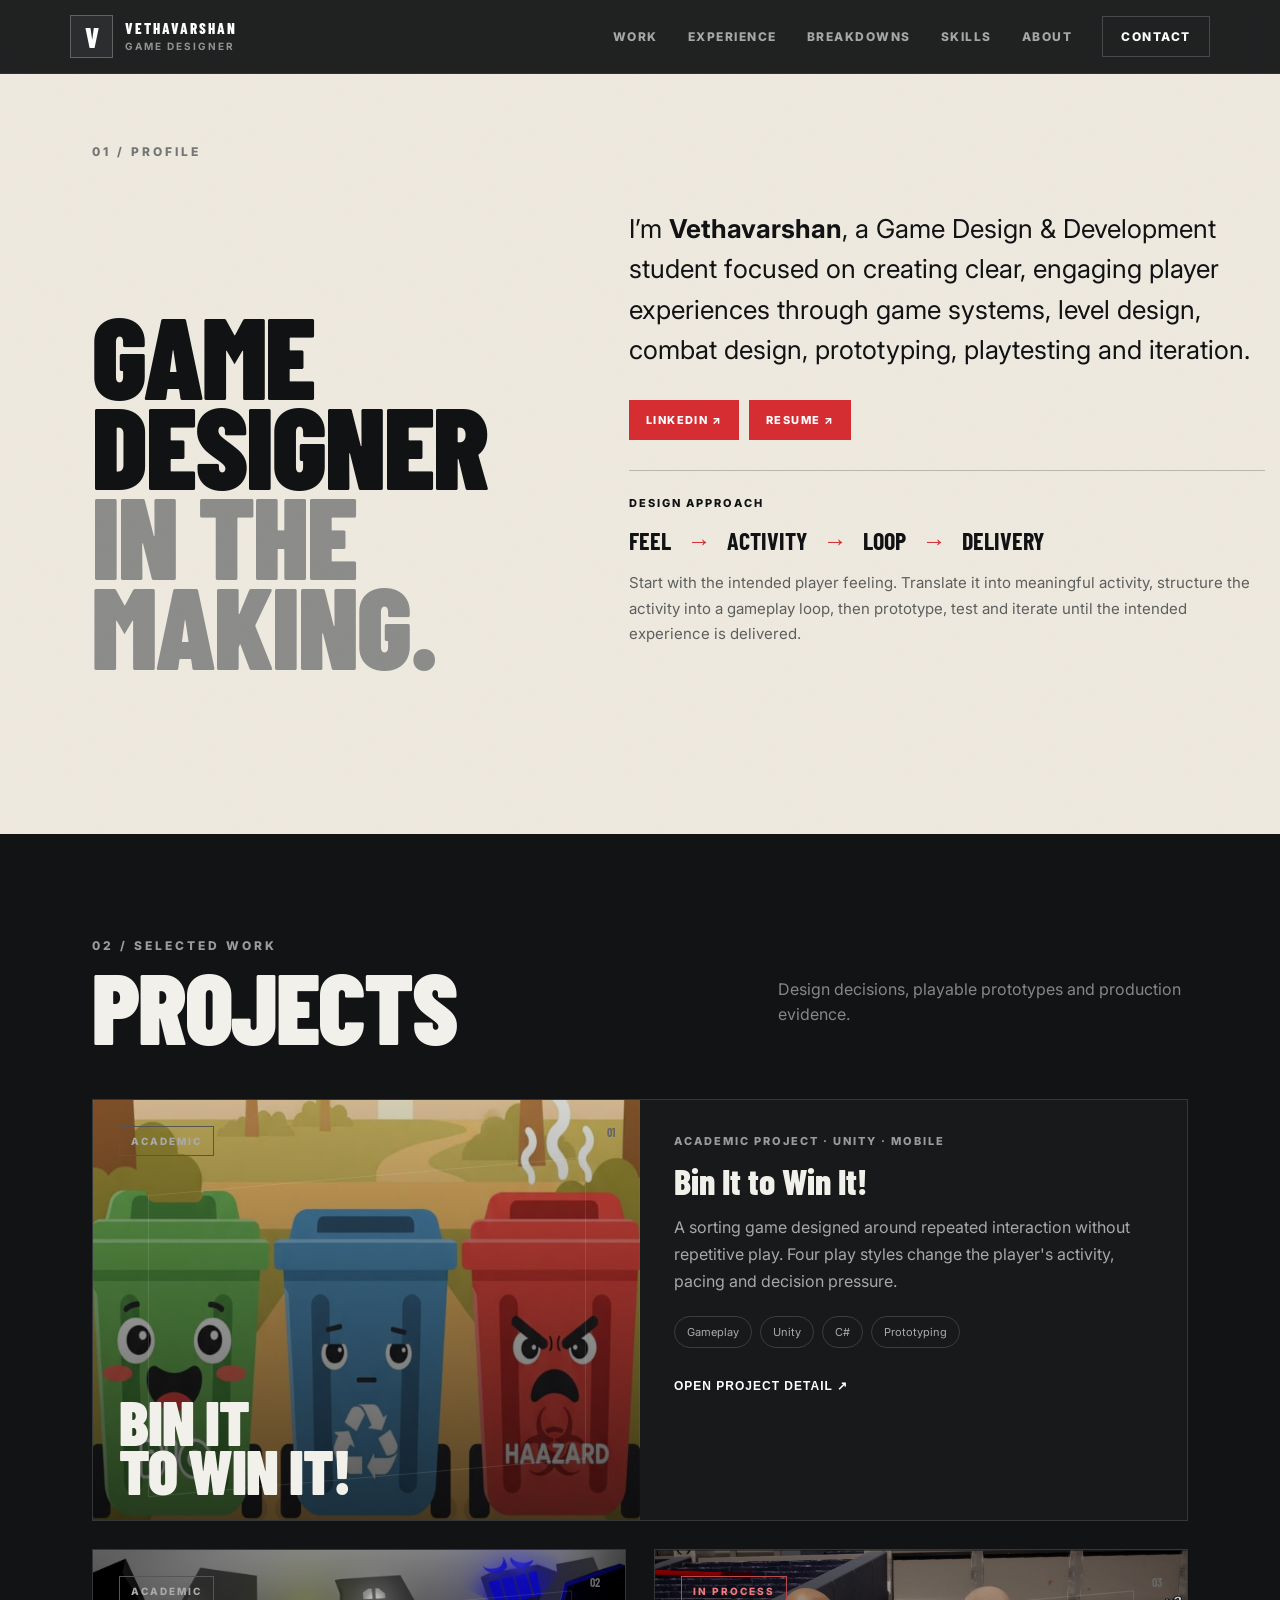
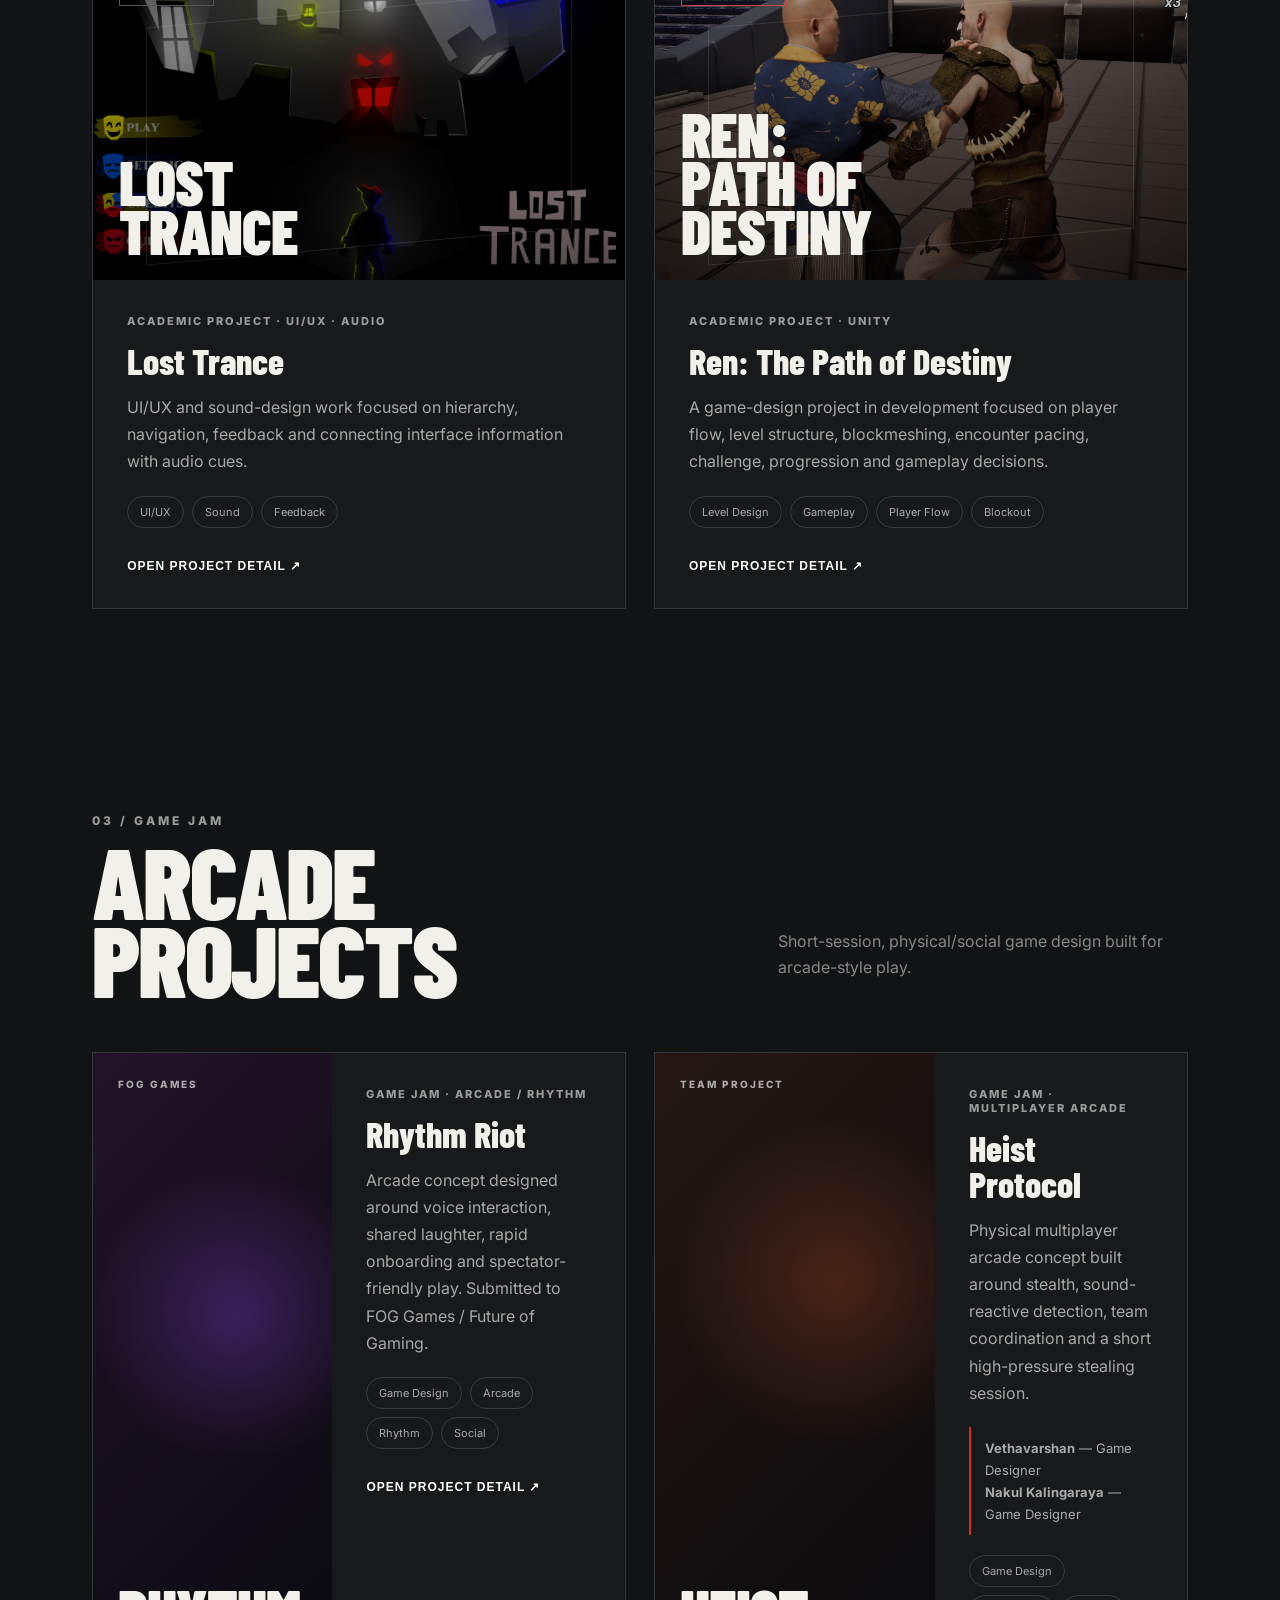
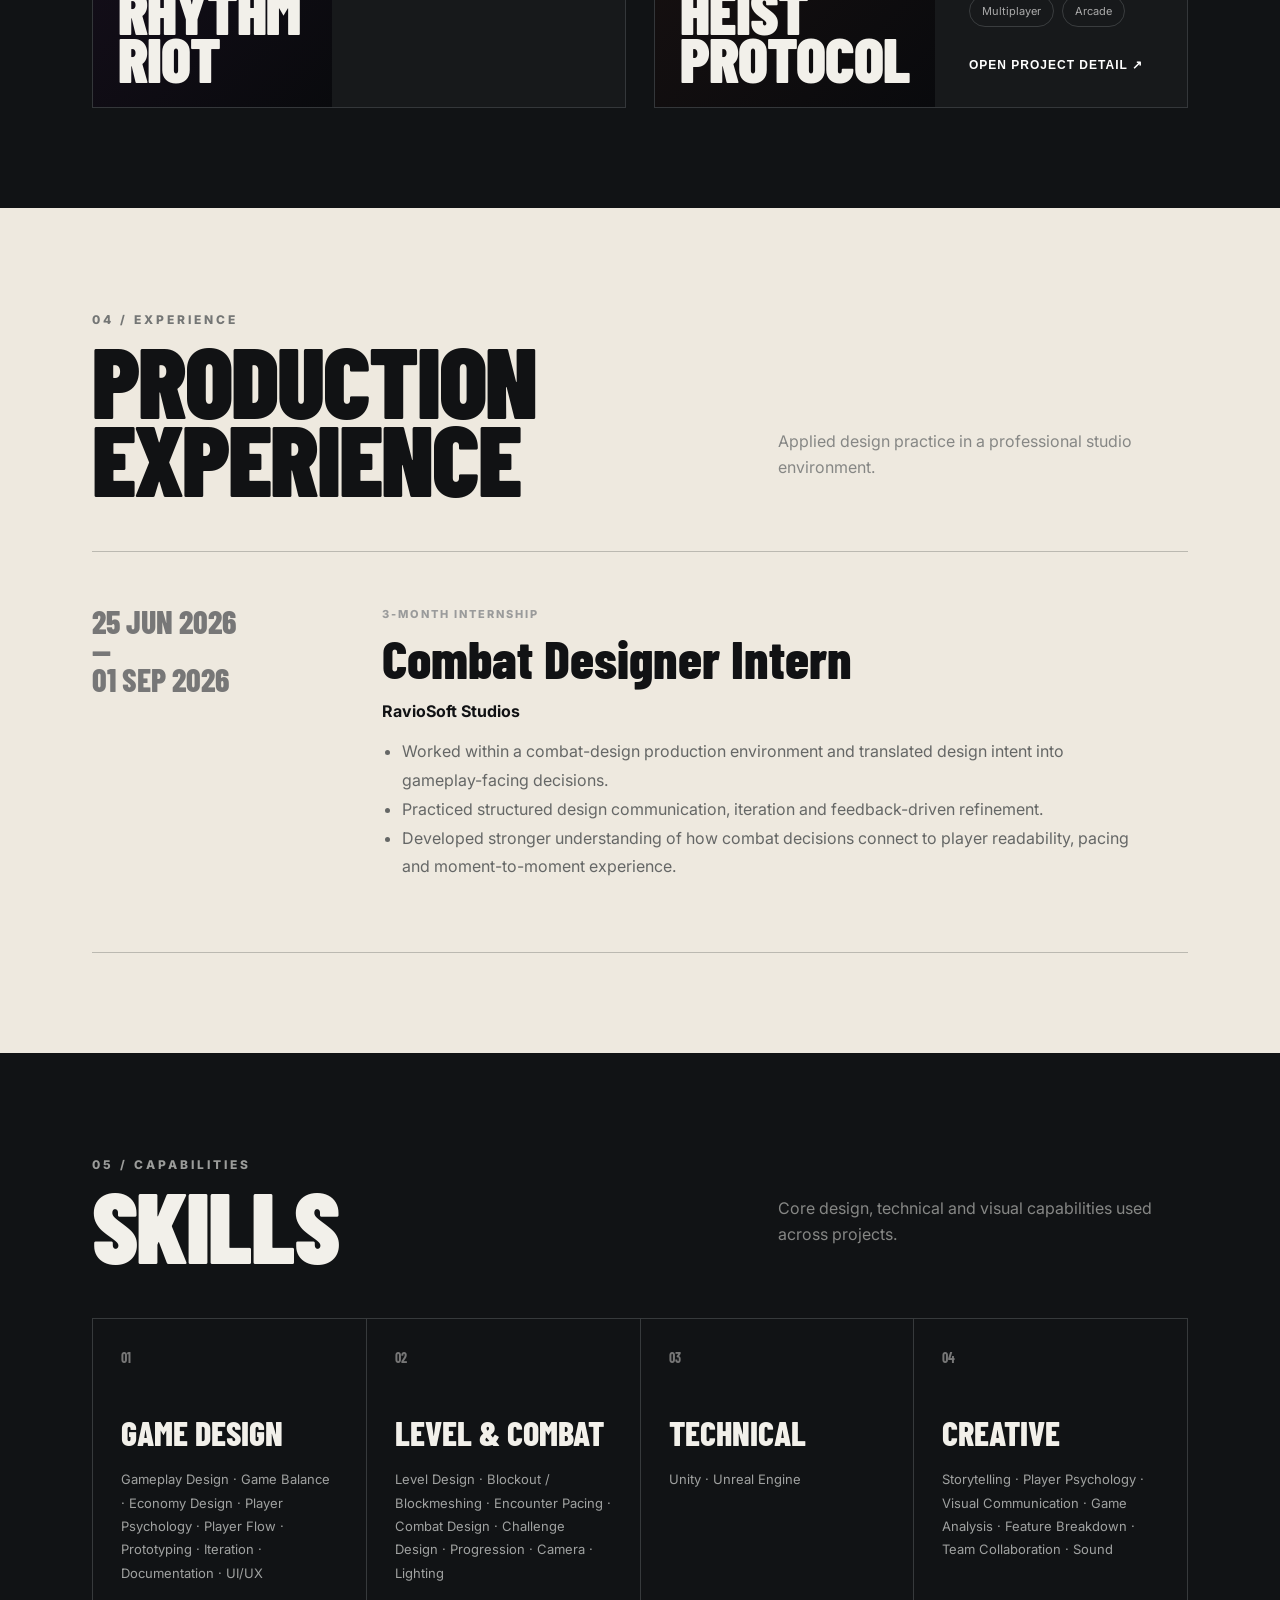
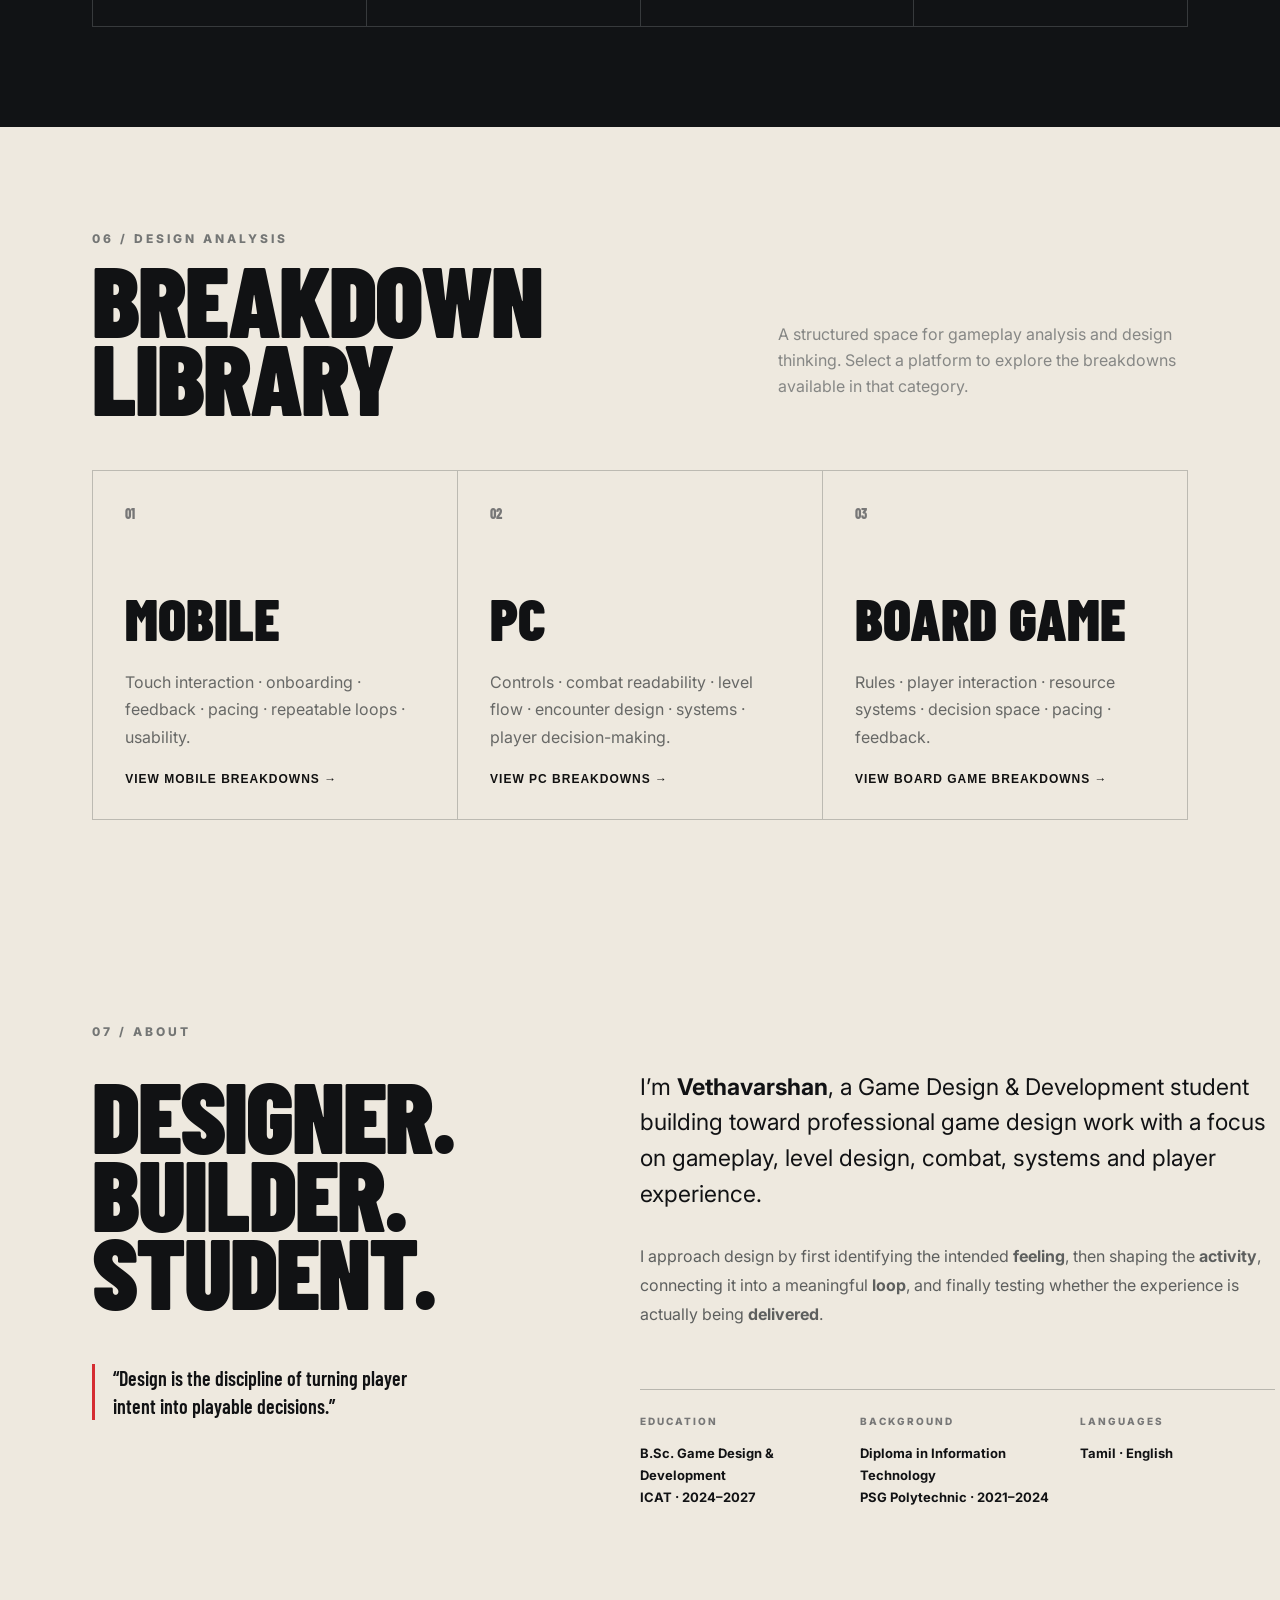
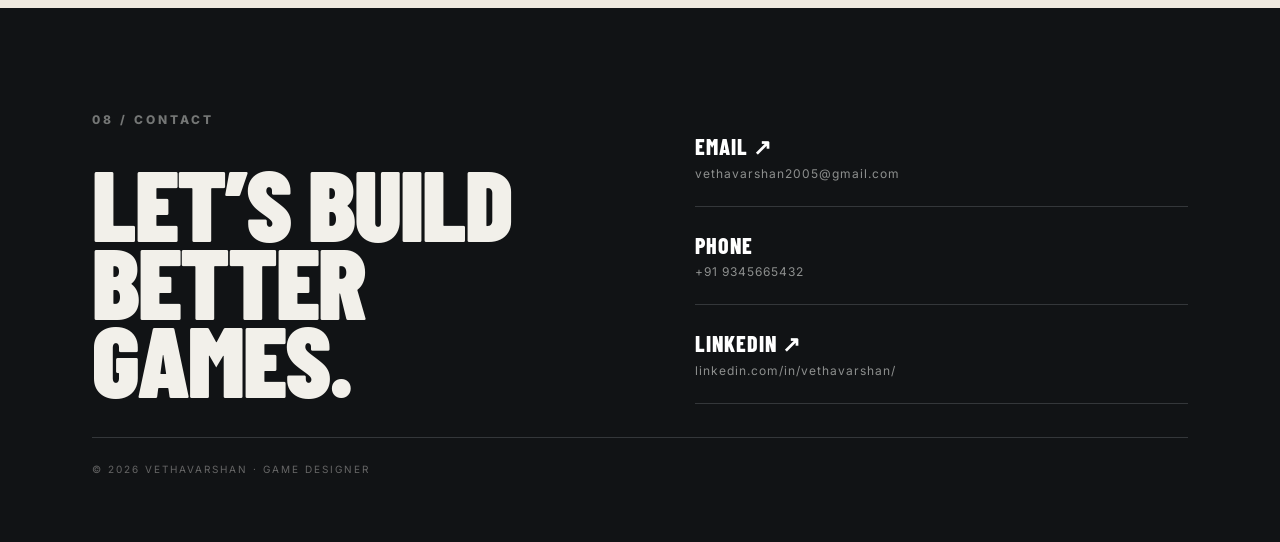
<file: index.html>
<!doctype html>
<html lang="en">
<head>
<meta charset="utf-8"><meta name="viewport" content="width=device-width,initial-scale=1">
<title>Vethavarshan — Game Designer</title>
<meta name="description" content="Vethavarshan — Game Designer portfolio: gameplay, level design, combat, UI/UX, prototyping and playtesting.">
<link rel="preconnect" href="https://fonts.googleapis.com"><link rel="preconnect" href="https://fonts.gstatic.com" crossorigin>
<link href="https://fonts.googleapis.com/css2?family=Barlow+Condensed:wght@500;600;700;800;900&family=Inter:wght@400;500;600;700&display=swap" rel="stylesheet">
<link rel="stylesheet" href="styles.css">
</head>
<body>
<div class="noise"></div>
<header class="topbar">
  <a class="brand" href="#top"><span class="brand-mark">V</span><span><b>VETHAVARSHAN</b><small>GAME DESIGNER</small></span></a>
  <nav>
    <a href="#work">WORK</a><a href="#experience">EXPERIENCE</a><a href="#breakdowns">BREAKDOWNS</a><a href="#skills">SKILLS</a><a href="#about">ABOUT</a><a class="nav-cta" href="#contact">CONTACT</a>
  </nav>
</header>
<main id="top">
<section class="hero page-pad">
  <div class="hero-index">01 / PROFILE</div>
  <div class="hero-grid">
    <div><h1>GAME<br>DESIGNER<br><span>IN THE<br>MAKING.</span></h1></div>
    <div class="hero-copy">
      <p class="lede">I’m <span class="specific-bold">Vethavarshan</span>, a Game Design & Development student focused on creating clear, engaging player experiences through game systems, level design, combat design, prototyping, playtesting and iteration.</p>
      <div class="hero-actions">
        <a href="http://www.linkedin.com/in/vethavarshan-d-s-937b782a6" target="_blank" rel="noopener">LINKEDIN ↗</a>
        <a href="resume/Vethavarshan_ATS_Resume.pdf" target="_blank">RESUME ↗</a>
      </div>
      <div class="method">
        <span>DESIGN APPROACH</span>
        <div class="method-flow"><b>FEEL</b><i>→</i><b>ACTIVITY</b><i>→</i><b>LOOP</b><i>→</i><b>DELIVERY</b></div>
        <p>Start with the intended player feeling. Translate it into meaningful activity, structure the activity into a gameplay loop, then prototype, test and iterate until the intended experience is delivered.</p>
      </div>
    </div>
  </div>
</section>
<section id="work" class="dark-section page-pad">
  <div class="section-head"><div><span>02 / SELECTED WORK</span><h2>PROJECTS</h2></div><p>Design decisions, playable prototypes and production evidence.</p></div>
  <div class="project-grid">
    <article class="project featured" data-open="bin">
      <div class="project-art bin-art"><span class="status">ACADEMIC</span><span class="project-no">01</span><div class="art-title">BIN IT<br>TO WIN IT!</div></div>
      <div class="project-body"><div class="eyebrow">ACADEMIC PROJECT · UNITY · MOBILE</div><h3>Bin It to Win It!</h3><p>A sorting game designed around repeated interaction without repetitive play. Four play styles change the player's activity, pacing and decision pressure.</p><div class="tags"><span>Gameplay</span><span>Unity</span><span>C#</span><span>Prototyping</span>
      </div><button class="detail-link" data-open="bin">OPEN PROJECT DETAIL ↗</button></div>
    </article>
    <article class="project" data-open="lost">
      <div class="project-art lost-art"><span class="status">ACADEMIC</span><span class="project-no">02</span><div class="art-title">LOST<br>TRANCE</div></div>
      <div class="project-body"><div class="eyebrow">ACADEMIC PROJECT · UI/UX · AUDIO</div><h3>Lost Trance</h3><p>UI/UX and sound-design work focused on hierarchy, navigation, feedback and connecting interface information with audio cues.</p><div class="tags"><span>UI/UX</span><span>Sound</span><span>Feedback</span></div><button class="detail-link" data-open="lost">OPEN PROJECT DETAIL ↗</button></div>
    </article>
    <article class="project in-process" data-open="ren">
      <div class="project-art ren-art"><span class="status warning">IN PROCESS</span><span class="project-no">03</span><div class="art-title">REN:<br>PATH OF<br>DESTINY</div></div>
      <div class="project-body"><div class="eyebrow">ACADEMIC PROJECT · UNITY</div><h3>Ren: The Path of Destiny</h3><p>A game-design project in development focused on player flow, level structure, blockmeshing, encounter pacing, challenge, progression and gameplay decisions.</p><div class="tags"><span>Level Design</span><span>Gameplay</span><span>Player Flow</span><span>Blockout</span></div><button class="detail-link" data-open="ren">OPEN PROJECT DETAIL ↗</button></div>
    </article>
  </div>
</section>
<section id="game-jam" class="dark-section jam-section page-pad">
  <div class="section-head"><div><span>03 / GAME JAM</span><h2>ARCADE PROJECTS</h2></div><p>Short-session, physical/social game design built for arcade-style play.</p></div>
  <div class="jam-grid">
    <article class="jam-card rhythm"><div class="jam-art"><span>FOG GAMES</span><strong>RHYTHM<br>RIOT</strong></div><div class="jam-copy"><div class="eyebrow">GAME JAM · ARCADE / RHYTHM</div><h3>Rhythm Riot</h3><p>Arcade concept designed around voice interaction, shared laughter, rapid onboarding and spectator-friendly play. Submitted to FOG Games / Future of Gaming.</p><div class="tags"><span>Game Design</span><span>Arcade</span><span>Rhythm</span><span>Social</span></div><button class="detail-link" data-open="rhythm">OPEN PROJECT DETAIL ↗</button></div></article>
    <article class="jam-card heist"><div class="jam-art"><span>TEAM PROJECT</span><strong>HEIST<br>PROTOCOL</strong></div><div class="jam-copy"><div class="eyebrow">GAME JAM · MULTIPLAYER ARCADE</div><h3>Heist Protocol</h3><p>Physical multiplayer arcade concept built around stealth, sound-reactive detection, team coordination and a short high-pressure stealing session.</p><div class="team"><b>Vethavarshan</b> — Game Designer<br><b>Nakul Kalingaraya</b> — Game Designer</div><div class="tags"><span>Game Design</span><span>Multiplayer</span><span>Arcade</span></div><button class="detail-link" data-open="heist">OPEN PROJECT DETAIL ↗</button></div></article>
  </div>
</section>
<section id="experience" class="light-section page-pad">
  <div class="section-head"><div><span>04 / EXPERIENCE</span><h2>PRODUCTION<br>EXPERIENCE</h2></div><p>Applied design practice in a professional studio environment.</p></div>
  <div class="experience-card"><div class="exp-date">25 JUN 2026<br>—<br>01 SEP 2026</div><div><div class="eyebrow">3-MONTH INTERNSHIP</div><h3>Combat Designer Intern</h3><p>RavioSoft Studios</p><ul><li>Worked within a combat-design production environment and translated design intent into gameplay-facing decisions.</li><li>Practiced structured design communication, iteration and feedback-driven refinement.</li><li>Developed stronger understanding of how combat decisions connect to player readability, pacing and moment-to-moment experience.</li></ul></div></div>
</section>
<section id="skills" class="dark-section page-pad">
  <div class="section-head"><div><span>05 / CAPABILITIES</span><h2>SKILLS</h2></div><p>Core design, technical and visual capabilities used across projects.</p></div>
  <div class="skill-grid">
    <div class="skill"><b>01</b><h3>GAME DESIGN</h3><p>Gameplay Design · Game Balance · Economy Design · Player Psychology · Player Flow · Prototyping · Iteration · Documentation · UI/UX</p></div>
    <div class="skill"><b>02</b><h3>LEVEL &amp; COMBAT</h3><p>Level Design · Blockout / Blockmeshing · Encounter Pacing · Combat Design · Challenge Design · Progression · Camera · Lighting</p></div>
    <div class="skill"><b>03</b><h3>TECHNICAL</h3><p>Unity · Unreal Engine</p></div>
    <div class="skill"><b>04</b><h3>CREATIVE</h3><p>Storytelling · Player Psychology · Visual Communication · Game Analysis · Feature Breakdown · Team Collaboration · Sound</p></div>
  </div>
</section>
<section id="breakdowns" class="light-section page-pad">
  <div class="section-head">
    <div>
      <span>06 / DESIGN ANALYSIS</span>
      <h2>BREAKDOWN<br>LIBRARY</h2>
    </div>

    <p>
      A structured space for gameplay analysis and design thinking.
      Select a platform to explore the breakdowns available in that category.
    </p>
  </div>

  <div class="breakdown-grid">
    <article class="breakdown-category">
      <span>01</span>
      <h3>MOBILE</h3>
      <p>
        Touch interaction · onboarding · feedback · pacing · repeatable loops · usability.
      </p>
      <button class="break-link" data-break="mobile">
        VIEW MOBILE BREAKDOWNS →
      </button>
    </article>

    <article class="breakdown-category">
      <span>02</span>
      <h3>PC</h3>
      <p>
        Controls · combat readability · level flow · encounter design · systems · player decision-making.
      </p>
      <button class="break-link" data-break="pc">
        VIEW PC BREAKDOWNS →
      </button>
    </article>

    <article class="breakdown-category">
      <span>03</span>
      <h3>BOARD GAME</h3>
      <p>
        Rules · player interaction · resource systems · decision space · pacing · feedback.
      </p>
      <button class="break-link" data-break="board">
        VIEW BOARD GAME BREAKDOWNS →
      </button>
    </article>
  </div>

  <div id="breakout" class="breakout hidden">
    <div class="breakout-header">
      <div>
        <span class="breakout-kicker">BREAKDOWN CATEGORY</span>
        <h3 id="breakoutTitle">BREAKDOWNS</h3>
      </div>

      <button
        id="closeBreak"
        type="button"
        aria-label="Close breakdown category"
      >
        CLOSE ×
      </button>
    </div>

    <p id="breakoutDescription" class="breakout-description"></p>

    <div id="breakdownCards" class="breakdown-card-grid"></div>
  </div>
</section>
<section id="about" class="light-section about page-pad">
  <div class="about-left"><span>07 / ABOUT</span><h2>DESIGNER.<br>BUILDER.<br>STUDENT.</h2><div class="quote">“Design is the discipline of turning player intent into playable decisions.”</div></div>
  <div class="about-right"><p class="lede">I’m <span class="specific-bold">Vethavarshan</span>, a Game Design &amp; Development student building toward professional game design work with a focus on gameplay, level design, combat, systems and player experience.</p><p>I approach design by first identifying the intended <b>feeling</b>, then shaping the <b>activity</b>, connecting it into a meaningful <b>loop</b>, and finally testing whether the experience is actually being <b>delivered</b>.</p><div class="about-facts"><div><span>EDUCATION</span><b>B.Sc. Game Design &amp; Development<br>ICAT · 2024–2027</b></div><div><span>BACKGROUND</span><b>Diploma in Information Technology<br>PSG Polytechnic · 2021–2024</b></div><div><span>LANGUAGES</span><b>Tamil · English</b></div></div></div>
</section>
<section id="contact" class="dark-section contact page-pad"><div><span>08 / CONTACT</span><h2>LET’S BUILD<br>BETTER GAMES.</h2></div><div class="contact-links"><a href="mailto:vethavarshan2005@gmail.com">EMAIL ↗<small>vethavarshan2005@gmail.com</small></a><a href="tel:">PHONE<small>+91 9345665432</small></a><a href="http://www.linkedin.com/in/vethavarshan-d-s-937b782a6" target="_blank" rel="noopener">LINKEDIN ↗<small>linkedin.com/in/vethavarshan/</small></a></div><footer>© 2026 VETHAVARSHAN · GAME DESIGNER</footer></section>
</main>
<div id="projectModal" class="modal hidden"><div class="modal-inner"><button class="modal-close">CLOSE ×</button><div id="modalContent"></div></div></div>
<script src="script.js"></script>
</body></html>
</file>
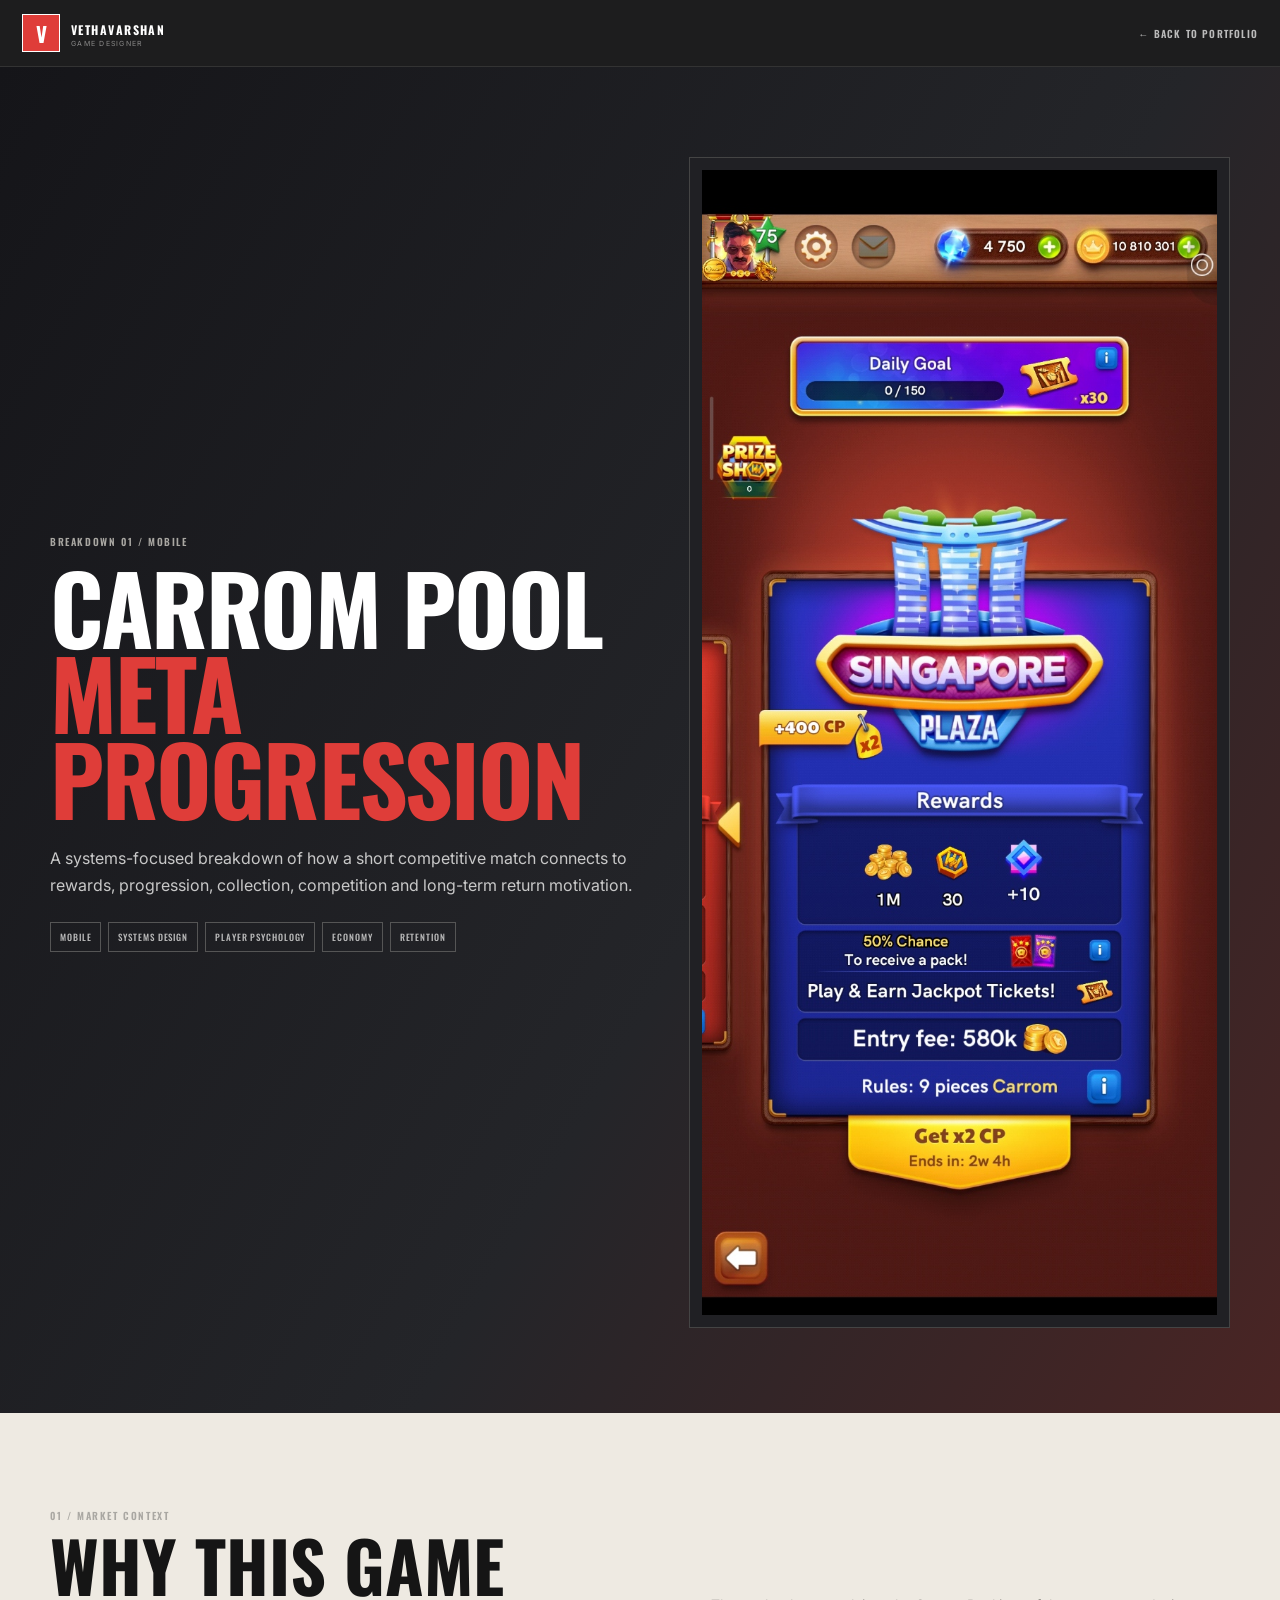
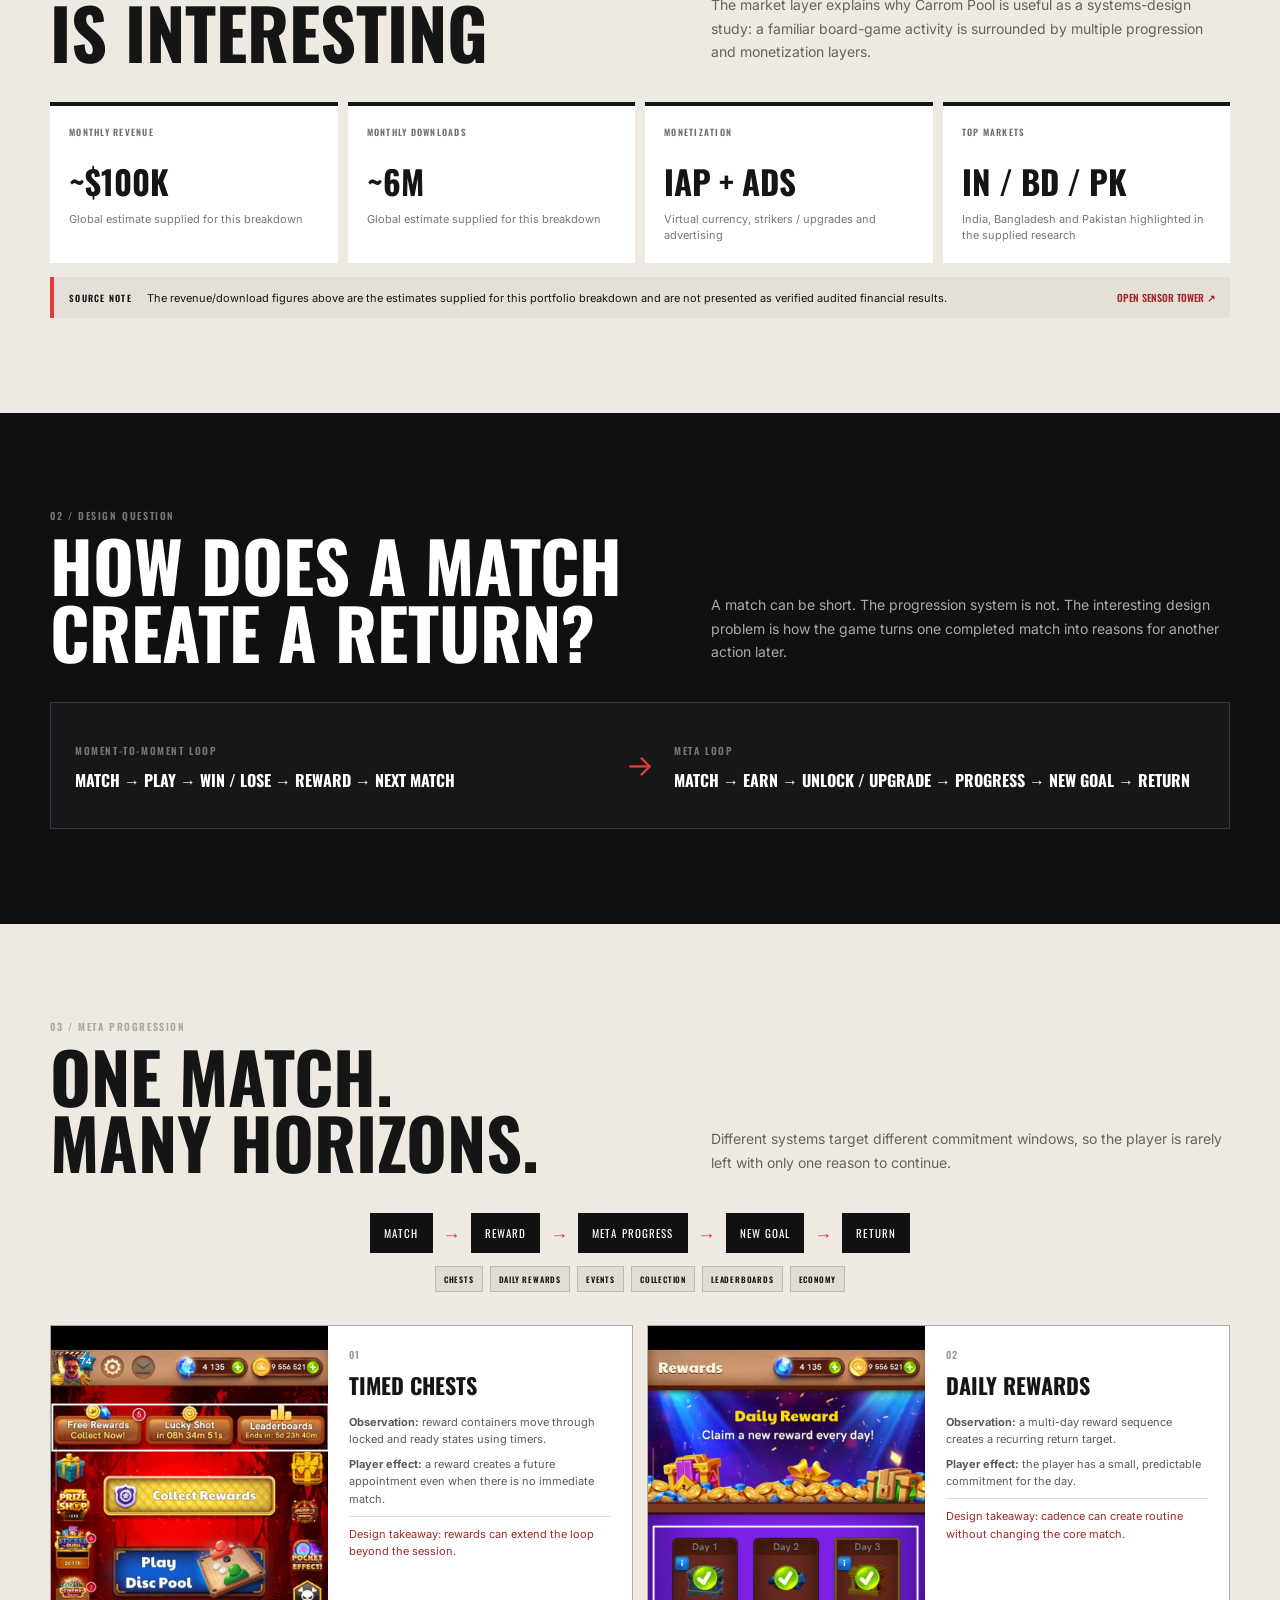
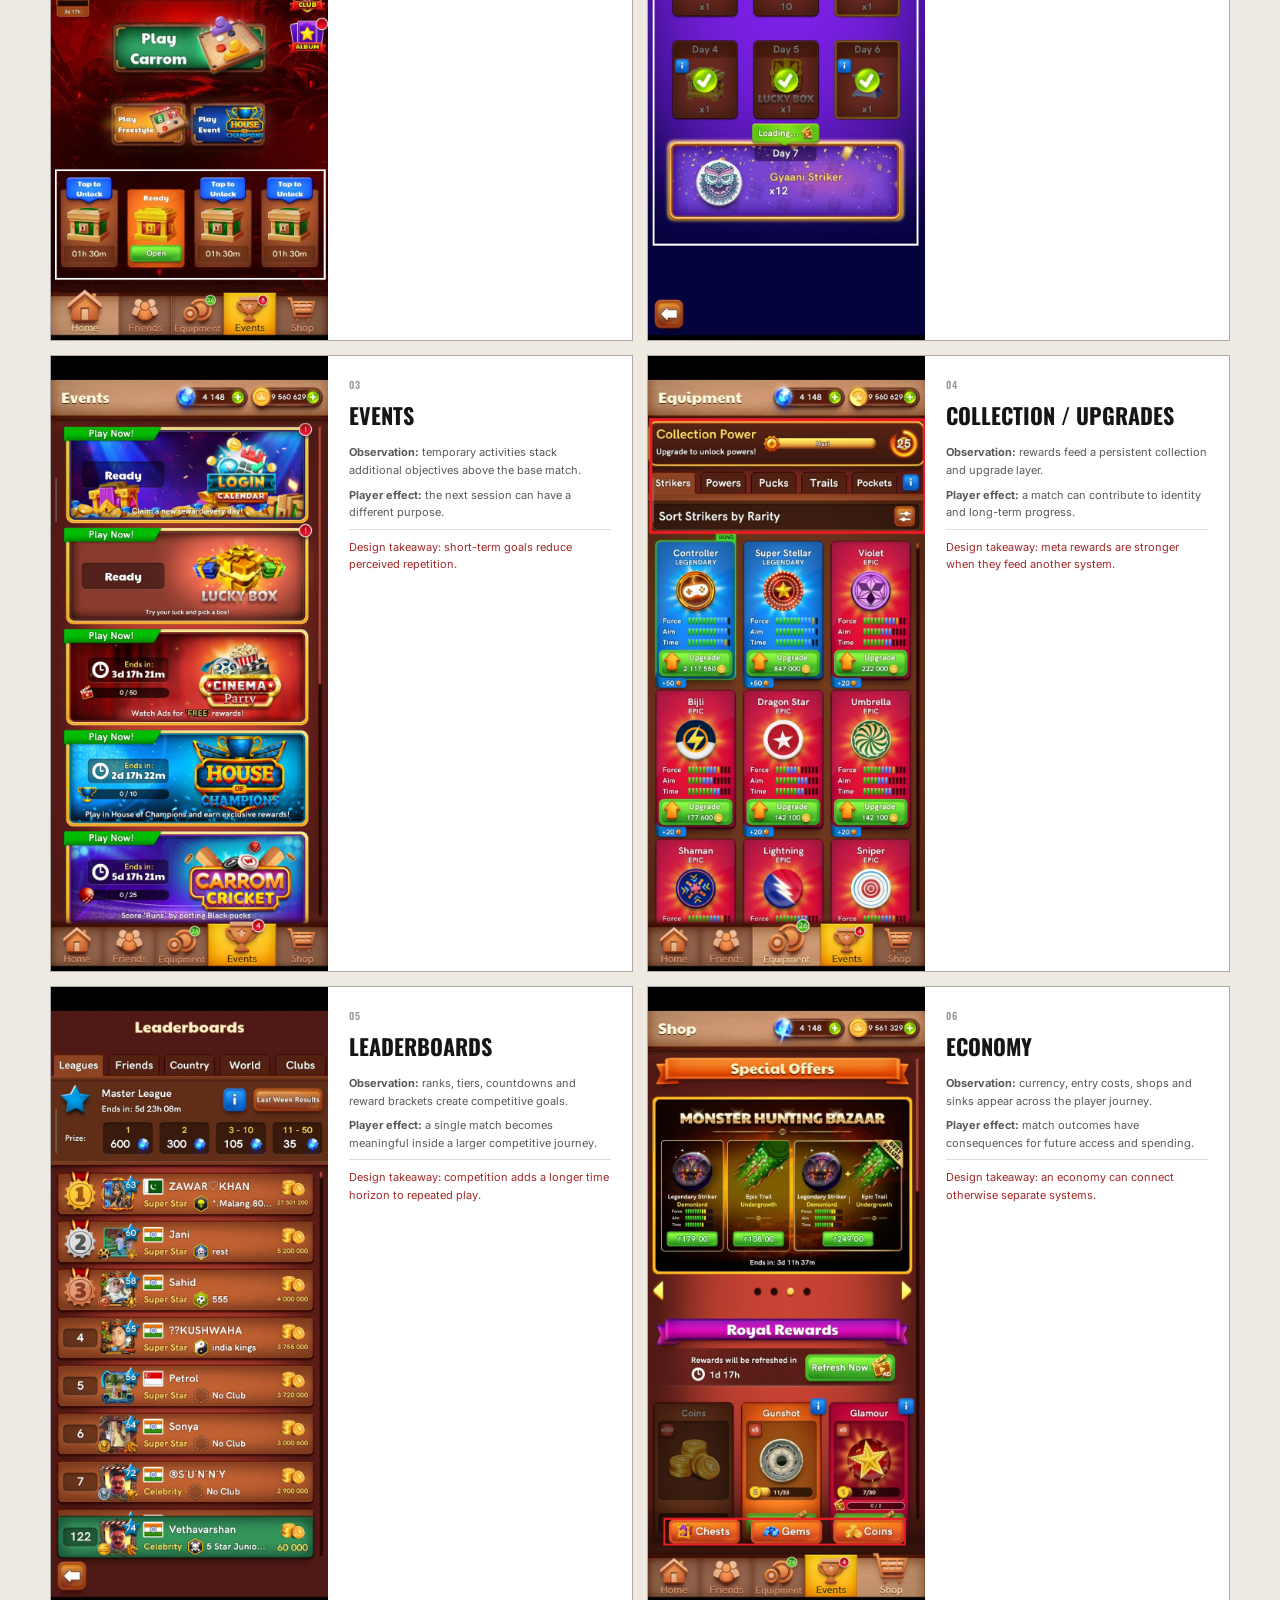
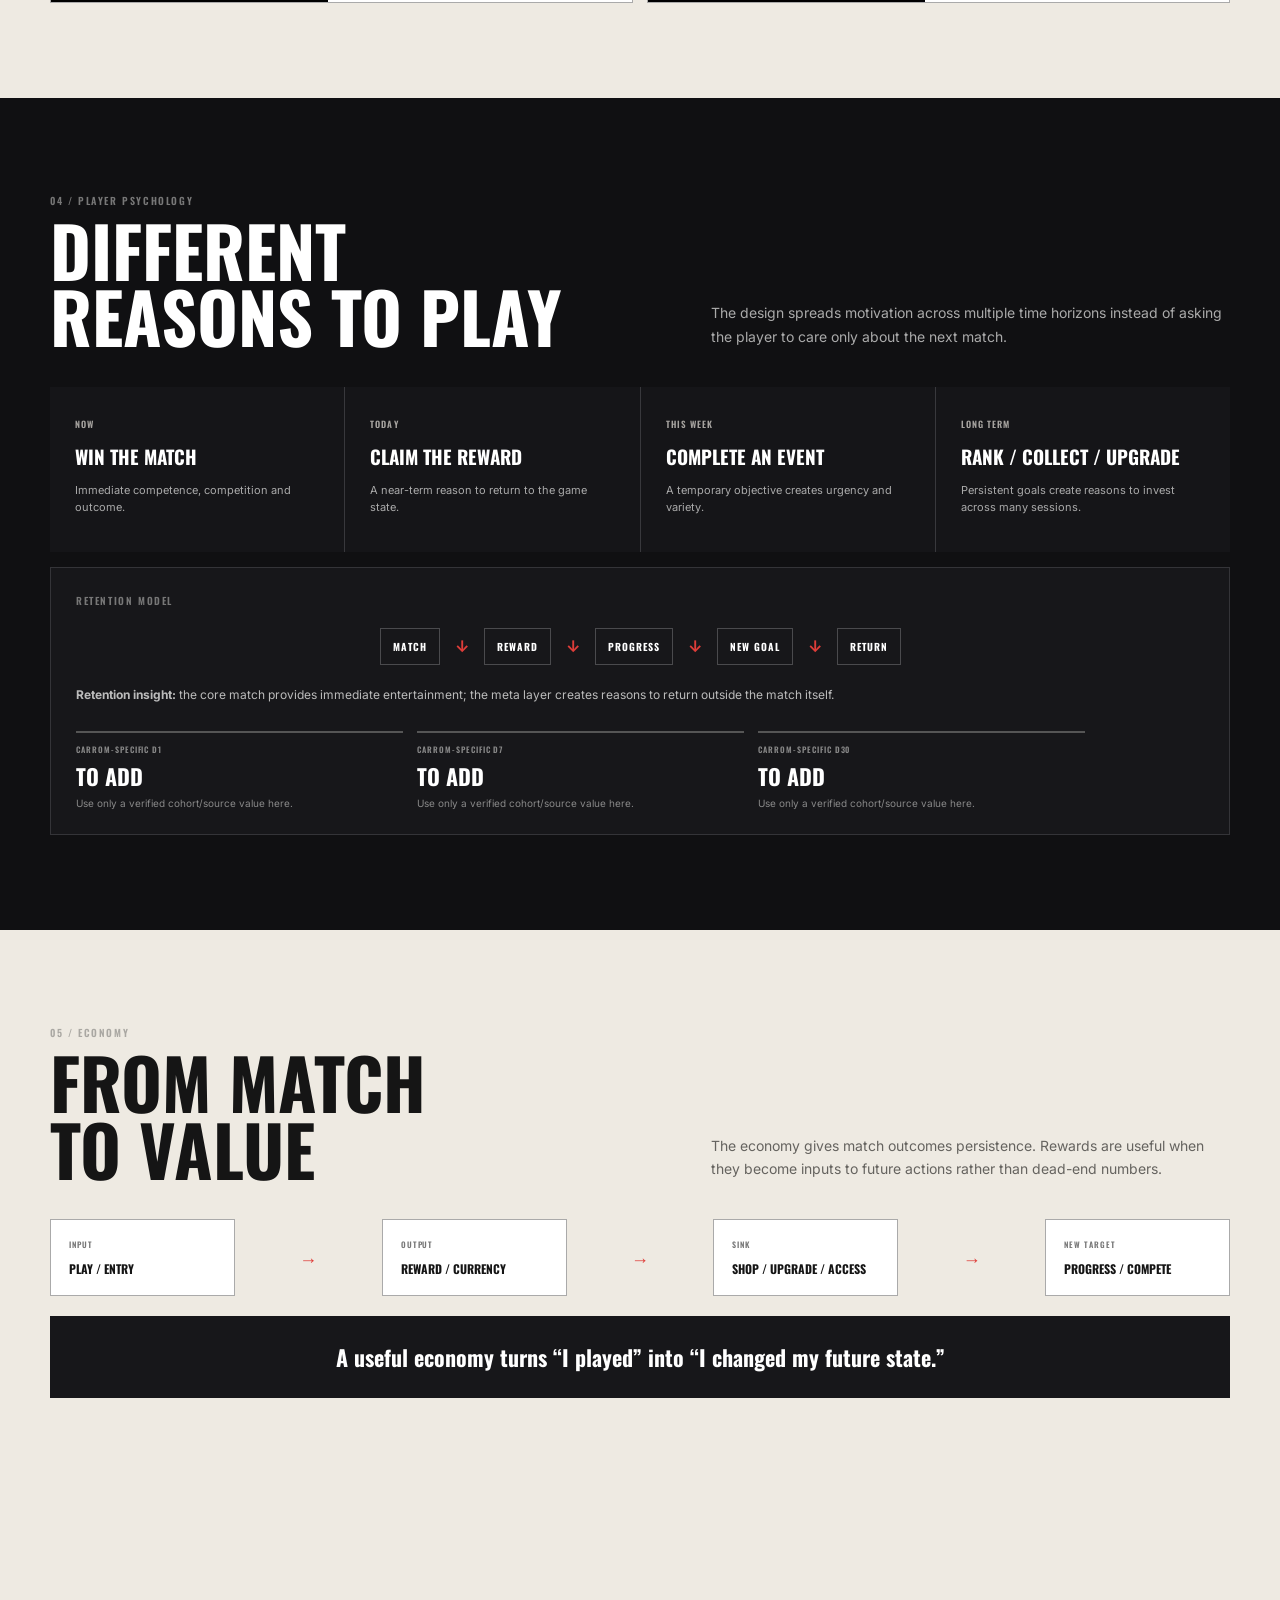
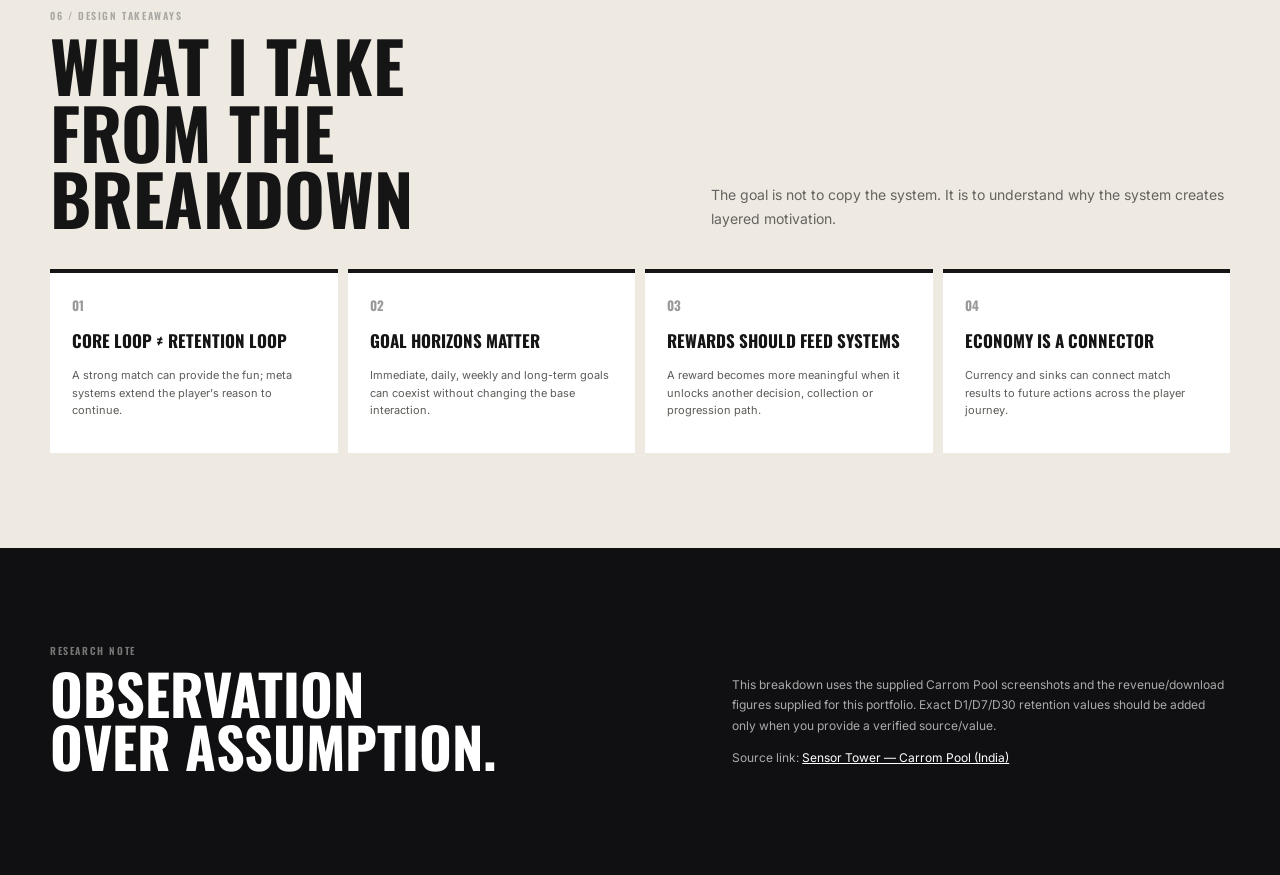
<file: breakdowns/mobile/carrom-pool/index.html>
<!DOCTYPE html>
<html lang="en">
<head>
<meta charset="utf-8">
<meta name="viewport" content="width=device-width, initial-scale=1">
<title>Carrom Pool — Mobile Game Breakdown</title>
<link rel="preconnect" href="https://fonts.googleapis.com">
<link rel="preconnect" href="https://fonts.gstatic.com" crossorigin>
<link href="https://fonts.googleapis.com/css2?family=Inter:wght@400;500;600;700;800&family=Oswald:wght@500;600;700&display=swap" rel="stylesheet">
<link rel="stylesheet" href="styles.css">
</head>
<body>
<header class="topbar">
  <div class="brand"><span class="brand-mark">V</span><div><b>VETHAVARSHAN</b><small>GAME DESIGNER</small></div></div>
  <a class="back" href="javascript:history.back()">← BACK TO PORTFOLIO</a>
</header>

<main>
<section class="hero">
  <div class="hero-grid">
    <div>
      <div class="kicker">BREAKDOWN 01 / MOBILE</div>
      <h1>CARROM POOL<br><span>META PROGRESSION</span></h1>
      <p class="hero-copy">A systems-focused breakdown of how a short competitive match connects to rewards, progression, collection, competition and long-term return motivation.</p>
      <div class="chips"><span>MOBILE</span><span>SYSTEMS DESIGN</span><span>PLAYER PSYCHOLOGY</span><span>ECONOMY</span><span>RETENTION</span></div>
    </div>
    <div class="hero-shot"><img src="assets/carrom-hero.png" alt="Carrom Pool progression screen"></div>
  </div>
</section>

<section class="section">
  <div class="section-head"><div><div class="num">01 / MARKET CONTEXT</div><h2>WHY THIS GAME<br>IS INTERESTING</h2></div>
  <p>The market layer explains why Carrom Pool is useful as a systems-design study: a familiar board-game activity is surrounded by multiple progression and monetization layers.</p></div>

  <div class="metric-grid">
    <article class="metric"><span>MONTHLY REVENUE</span><strong>~$100K</strong><small>Global estimate supplied for this breakdown</small></article>
    <article class="metric"><span>MONTHLY DOWNLOADS</span><strong>~6M</strong><small>Global estimate supplied for this breakdown</small></article>
    <article class="metric"><span>MONETIZATION</span><strong>IAP + ADS</strong><small>Virtual currency, strikers / upgrades and advertising</small></article>
    <article class="metric"><span>TOP MARKETS</span><strong>IN / BD / PK</strong><small>India, Bangladesh and Pakistan highlighted in the supplied research</small></article>
  </div>

  <div class="source-note">
    <b>SOURCE NOTE</b>
    <span>The revenue/download figures above are the estimates supplied for this portfolio breakdown and are not presented as verified audited financial results.</span>
    <a href="https://app.sensortower.com/overview/com.miniclip.carrom?country=IN" target="_blank" rel="noopener">OPEN SENSOR TOWER ↗</a>
  </div>
</section>

<section class="section dark">
  <div class="section-head"><div><div class="num muted">02 / DESIGN QUESTION</div><h2>HOW DOES A MATCH<br>CREATE A RETURN?</h2></div>
  <p>A match can be short. The progression system is not. The interesting design problem is how the game turns one completed match into reasons for another action later.</p></div>

  <div class="question-card">
    <div><span class="label">MOMENT-TO-MOMENT LOOP</span><b>MATCH → PLAY → WIN / LOSE → REWARD → NEXT MATCH</b></div>
    <div class="arrow">→</div>
    <div><span class="label">META LOOP</span><b>MATCH → EARN → UNLOCK / UPGRADE → PROGRESS → NEW GOAL → RETURN</b></div>
  </div>
</section>

<section class="section">
  <div class="section-head"><div><div class="num">03 / META PROGRESSION</div><h2>ONE MATCH.<br>MANY HORIZONS.</h2></div>
  <p>Different systems target different commitment windows, so the player is rarely left with only one reason to continue.</p></div>

  <div class="flow">
    <span>MATCH</span><i>→</i><span>REWARD</span><i>→</i><span>META PROGRESS</span><i>→</i><span>NEW GOAL</span><i>→</i><span>RETURN</span>
  </div>
  <div class="branches"><span>CHESTS</span><span>DAILY REWARDS</span><span>EVENTS</span><span>COLLECTION</span><span>LEADERBOARDS</span><span>ECONOMY</span></div>

  <div class="systems-grid">
    <article class="system-card"><img src="assets/carrom-chests.jpg"><div class="system-copy"><div class="num">01</div><h3>TIMED CHESTS</h3><p><b>Observation:</b> reward containers move through locked and ready states using timers.</p><p><b>Player effect:</b> a reward creates a future appointment even when there is no immediate match.</p><p class="takeaway">Design takeaway: rewards can extend the loop beyond the session.</p></div></article>
    <article class="system-card"><img src="assets/carrom-daily.jpg"><div class="system-copy"><div class="num">02</div><h3>DAILY REWARDS</h3><p><b>Observation:</b> a multi-day reward sequence creates a recurring return target.</p><p><b>Player effect:</b> the player has a small, predictable commitment for the day.</p><p class="takeaway">Design takeaway: cadence can create routine without changing the core match.</p></div></article>
    <article class="system-card"><img src="assets/carrom-events.jpeg"><div class="system-copy"><div class="num">03</div><h3>EVENTS</h3><p><b>Observation:</b> temporary activities stack additional objectives above the base match.</p><p><b>Player effect:</b> the next session can have a different purpose.</p><p class="takeaway">Design takeaway: short-term goals reduce perceived repetition.</p></div></article>
    <article class="system-card"><img src="assets/carrom-collection.jpg"><div class="system-copy"><div class="num">04</div><h3>COLLECTION / UPGRADES</h3><p><b>Observation:</b> rewards feed a persistent collection and upgrade layer.</p><p><b>Player effect:</b> a match can contribute to identity and long-term progress.</p><p class="takeaway">Design takeaway: meta rewards are stronger when they feed another system.</p></div></article>
    <article class="system-card"><img src="assets/carrom-leaderboard.jpg"><div class="system-copy"><div class="num">05</div><h3>LEADERBOARDS</h3><p><b>Observation:</b> ranks, tiers, countdowns and reward brackets create competitive goals.</p><p><b>Player effect:</b> a single match becomes meaningful inside a larger competitive journey.</p><p class="takeaway">Design takeaway: competition adds a longer time horizon to repeated play.</p></div></article>
    <article class="system-card"><img src="assets/carrom-shop.jpg"><div class="system-copy"><div class="num">06</div><h3>ECONOMY</h3><p><b>Observation:</b> currency, entry costs, shops and sinks appear across the player journey.</p><p><b>Player effect:</b> match outcomes have consequences for future access and spending.</p><p class="takeaway">Design takeaway: an economy can connect otherwise separate systems.</p></div></article>
  </div>
</section>

<section class="section dark">
  <div class="section-head"><div><div class="num muted">04 / PLAYER PSYCHOLOGY</div><h2>DIFFERENT<br>REASONS TO PLAY</h2></div>
  <p>The design spreads motivation across multiple time horizons instead of asking the player to care only about the next match.</p></div>

  <div class="psychology">
    <article><span>NOW</span><h3>WIN THE MATCH</h3><p>Immediate competence, competition and outcome.</p></article>
    <article><span>TODAY</span><h3>CLAIM THE REWARD</h3><p>A near-term reason to return to the game state.</p></article>
    <article><span>THIS WEEK</span><h3>COMPLETE AN EVENT</h3><p>A temporary objective creates urgency and variety.</p></article>
    <article><span>LONG TERM</span><h3>RANK / COLLECT / UPGRADE</h3><p>Persistent goals create reasons to invest across many sessions.</p></article>
  </div>

  <div class="retention">
    <div class="num muted">RETENTION MODEL</div>
    <div class="retention-flow"><span>MATCH</span><b>↓</b><span>REWARD</span><b>↓</b><span>PROGRESS</span><b>↓</b><span>NEW GOAL</span><b>↓</b><span>RETURN</span></div>
    <p><strong>Retention insight:</strong> the core match provides immediate entertainment; the meta layer creates reasons to return outside the match itself.</p>
    <div class="retention-data"><span>CARROM-SPECIFIC D1</span><b>TO ADD</b><small>Use only a verified cohort/source value here.</small></div>
    <div class="retention-data"><span>CARROM-SPECIFIC D7</span><b>TO ADD</b><small>Use only a verified cohort/source value here.</small></div>
    <div class="retention-data"><span>CARROM-SPECIFIC D30</span><b>TO ADD</b><small>Use only a verified cohort/source value here.</small></div>
  </div>
</section>

<section class="section">
  <div class="section-head"><div><div class="num">05 / ECONOMY</div><h2>FROM MATCH<br>TO VALUE</h2></div>
  <p>The economy gives match outcomes persistence. Rewards are useful when they become inputs to future actions rather than dead-end numbers.</p></div>

  <div class="economy">
    <div><span>INPUT</span><b>PLAY / ENTRY</b></div><i>→</i>
    <div><span>OUTPUT</span><b>REWARD / CURRENCY</b></div><i>→</i>
    <div><span>SINK</span><b>SHOP / UPGRADE / ACCESS</b></div><i>→</i>
    <div><span>NEW TARGET</span><b>PROGRESS / COMPETE</b></div>
  </div>
  <div class="insight">A useful economy turns “I played” into “I changed my future state.”</div>
</section>

<section class="section">
  <div class="section-head"><div><div class="num">06 / DESIGN TAKEAWAYS</div><h2>WHAT I TAKE<br>FROM THE BREAKDOWN</h2></div>
  <p>The goal is not to copy the system. It is to understand why the system creates layered motivation.</p></div>
  <div class="takeaways">
    <article><b>01</b><h3>CORE LOOP ≠ RETENTION LOOP</h3><p>A strong match can provide the fun; meta systems extend the player's reason to continue.</p></article>
    <article><b>02</b><h3>GOAL HORIZONS MATTER</h3><p>Immediate, daily, weekly and long-term goals can coexist without changing the base interaction.</p></article>
    <article><b>03</b><h3>REWARDS SHOULD FEED SYSTEMS</h3><p>A reward becomes more meaningful when it unlocks another decision, collection or progression path.</p></article>
    <article><b>04</b><h3>ECONOMY IS A CONNECTOR</h3><p>Currency and sinks can connect match results to future actions across the player journey.</p></article>
  </div>
</section>

<section class="section dark">
  <div class="container foot">
    <div><div class="num muted">RESEARCH NOTE</div><h2>OBSERVATION<br>OVER ASSUMPTION.</h2></div>
    <div><p>This breakdown uses the supplied Carrom Pool screenshots and the revenue/download figures supplied for this portfolio. Exact D1/D7/D30 retention values should be added only when you provide a verified source/value.</p><p class="source">Source link: <a href="https://app.sensortower.com/overview/com.miniclip.carrom?country=IN" target="_blank" rel="noopener">Sensor Tower — Carrom Pool (India)</a></p></div>
  </div>
</section>
</main>
<script src="script.js"></script>
</body>
</html>
</file>
<file: styles.css>
:root{--ink:#111214;--paper:#eee9df;--muted:#7c7d7c;--line:#33363a;--red:#d52d32;--white:#f6f4ef}*{box-sizing:border-box}html{scroll-behavior:smooth}body{margin:0;background:var(--paper);color:var(--ink);font-family:Inter,Arial,sans-serif}.noise{position:fixed;inset:0;pointer-events:none;opacity:.05;z-index:20;background-image:url("data:image/svg+xml,%3Csvg xmlns='http://www.w3.org/2000/svg' width='140' height='140' viewBox='0 0 140 140'%3E%3Cfilter id='n'%3E%3CfeTurbulence type='fractalNoise' baseFrequency='.9' numOctaves='2' stitchTiles='stitch'/%3E%3C/filter%3E%3Crect width='100%25' height='100%25' filter='url(%23n)' opacity='.22'/%3E%3C/svg%3E")}.topbar{position:sticky;top:0;z-index:15;height:74px;background:rgba(20,21,22,.94);backdrop-filter:blur(14px);display:flex;align-items:center;justify-content:space-between;padding:0 5.5%;color:#fff;border-bottom:1px solid #303236}.brand{display:flex;align-items:center;gap:12px;color:#fff;text-decoration:none}.brand-mark{width:43px;height:43px;border:1px solid #606266;display:grid;place-items:center;font:800 28px/1 'Barlow Condensed';background:#2b2d2f}.brand b{display:block;font:800 15px/1 'Barlow Condensed';letter-spacing:2px}.brand small{display:block;margin-top:4px;color:#929395;font-size:10px;letter-spacing:2px;font-weight:700}.topbar nav{display:flex;gap:30px;align-items:center}.topbar nav a{color:#a6a7a7;text-decoration:none;font-size:12px;font-weight:800;letter-spacing:1.5px}.topbar nav a:hover{color:#fff}.topbar .nav-cta{padding:12px 18px;border:1px solid #47494c;color:#fff}.page-pad{padding-left:7.2%;padding-right:7.2%}.hero{min-height:760px;padding-top:70px;padding-bottom:90px}.hero-index,.section-head>div>span,.about-left>span,.contact>div>span{font-size:12px;font-weight:800;letter-spacing:3px;color:#747675}.hero-grid{display:grid;grid-template-columns:42% 58%;gap:7%;align-items:end;margin-top:50px}.hero h1,.section-head h2,.about h2,.contact h2{font:900 clamp(72px,9vw,150px)/.78 'Barlow Condensed';letter-spacing:-2px;margin:0}.hero h1 span,.section-head h2 span{color:#8c8d8b}.hero-copy{padding-bottom:8px}.lede{font-size:26px;line-height:1.55;margin:0 0 30px;max-width:800px}.hero-actions{display:flex;gap:10px;flex-wrap:wrap;margin:0 0 30px}.hero-actions a{display:inline-flex;align-items:center;justify-content:center;padding:12px 16px;border:1px solid var(--red);background:var(--red);color:#fff;text-decoration:none;font-size:11px;font-weight:800;letter-spacing:1.4px;transition:.2s}.hero-actions a:hover{background:var(--ink);border-color:var(--ink);color:var(--paper)}.method{border-top:1px solid #b9b7b0;padding-top:20px}.method>span{font-size:11px;font-weight:800;letter-spacing:2px}.method-flow{display:flex;align-items:center;gap:16px;margin:14px 0;font:800 24px 'Barlow Condensed'}.method-flow i{font-style:normal;color:var(--red)}.method p{font-size:15px;line-height:1.7;color:#5d5f5e;max-width:700px}.dark-section{background:#111315;color:#f2f0ea;padding-top:100px;padding-bottom:100px}.light-section{padding-top:100px;padding-bottom:100px}.section-head{display:flex;justify-content:space-between;align-items:end;margin-bottom:55px;gap:40px}.section-head h2{font-size:100px;margin-top:12px}.section-head p{max-width:410px;color:#868785;line-height:1.6}.dark-section .section-head>div>span{color:#9b9c9a}.project-grid{display:grid;grid-template-columns:1fr 1fr;gap:28px}.project{border:1px solid #34373a;background:#17191b;cursor:pointer;transition:.3s;overflow:hidden}.project:hover{transform:translateY(-5px);border-color:#65686a}.project.featured{grid-column:1/-1;display:grid;grid-template-columns:1fr 1fr}.project-art{min-height:330px;position:relative;overflow:hidden;padding:26px;display:flex;flex-direction:column;justify-content:space-between;background:#0b0c0d}.project.featured .project-art{min-height:420px}.project-art:before{content:"";position:absolute;inset:18% 10% 10%;border:1px solid rgba(255,255,255,.1);transform:skewY(-5deg)}.bin-art{background-image:linear-gradient(180deg,rgba(0,0,0,.16),rgba(0,0,0,.68)),url('assets/images/CoverImages/Bin_CoverImage.png');background-size:cover;background-position:center}.lost-art{background-image:linear-gradient(180deg,rgba(0,0,0,.16),rgba(0,0,0,.68)),url('assets/images/CoverImages/LT_CoverImg.png');background-size:cover;background-position:center}.ren-art{background-image:linear-gradient(180deg,rgba(0,0,0,.16),rgba(0,0,0,.68)),url('assets/images/CoverImages/Ren_CoverImage.png');background-size:cover;background-position:center}.jam-art{min-height:300px;padding:25px;display:flex;flex-direction:column;justify-content:space-between}.rhythm .jam-art{background:radial-gradient(circle at 60% 40%,#a04dff44,transparent 35%),linear-gradient(135deg,#211329,#090a0d)}.heist .jam-art{background:radial-gradient(circle at 65% 35%,#e35e2d3b,transparent 35%),linear-gradient(135deg,#241714,#090a0d)}.jam-art span,.status{font-size:10px;letter-spacing:2px;font-weight:800;color:#aaa}.status{position:relative;z-index:2;border:1px solid #555;padding:8px 11px;align-self:flex-start}.status.warning{border-color:#b94a4f;color:#f07a7f}.project-no{position:absolute;right:25px;top:25px;color:#666;font:700 12px 'Barlow Condensed'}.art-title,.jam-art strong{position:relative;z-index:2;font:900 62px/.78 'Barlow Condensed';letter-spacing:-1px}.project-body,.jam-copy{padding:34px}.eyebrow{font-size:11px;color:#9a9b9b;font-weight:800;letter-spacing:2px}.project h3,.jam-copy h3{font:800 36px/1 'Barlow Condensed';margin:15px 0}.project-body p,.jam-copy p{color:#a7a8a7;line-height:1.7;margin:0 0 20px}.tags{display:flex;flex-wrap:wrap;gap:8px;margin:15px 0 26px}.tags span{border:1px solid #3a3d3f;border-radius:999px;padding:8px 12px;color:#aaa;font-size:11px}.detail-link,.break-link{border:0;background:none;color:#fff;padding:0;font-weight:800;font-size:12px;letter-spacing:1px;cursor:pointer}.detail-link:hover,.break-link:hover{color:#f36c70}.jam-grid{display:grid;grid-template-columns:1fr 1fr;gap:28px}.jam-card{border:1px solid #34373a;background:#17191b}.jam-card{display:grid;grid-template-columns:.9fr 1.1fr}.team{border-left:2px solid var(--red);padding:10px 14px;margin:20px 0;color:#aaa;font-size:13px;line-height:1.7}.experience-card{display:grid;grid-template-columns:230px 1fr;gap:60px;border-top:1px solid #bbb9b1;border-bottom:1px solid #bbb9b1;padding:55px 0}.exp-date{font:800 32px/.9 'Barlow Condensed';color:#777}.experience-card h3{font:800 54px/1 'Barlow Condensed';margin:10px 0}.experience-card p{font-weight:700}.experience-card ul{max-width:760px;color:#656766;line-height:1.8;padding-left:20px}.skill-grid{display:grid;grid-template-columns:repeat(4,1fr);border-top:1px solid #373a3c;border-left:1px solid #373a3c}.skill{min-height:250px;border-right:1px solid #373a3c;border-bottom:1px solid #373a3c;padding:28px}.skill>b{color:#777;font:700 14px 'Barlow Condensed'}.skill h3{font:800 34px 'Barlow Condensed';margin:45px 0 15px}.skill p{color:#a0a2a1;line-height:1.8;font-size:13px}.breakdown-grid{display:grid;grid-template-columns:repeat(3,1fr);gap:1px;background:#bcbab2;border:1px solid #bcbab2}.breakdown-grid article{background:var(--paper);min-height:310px;padding:32px}.breakdown-grid article>span{font:800 14px 'Barlow Condensed';color:#777}.breakdown-grid h3{font:900 58px 'Barlow Condensed';margin:60px 0 12px}.breakdown-grid p{color:#676866;line-height:1.7}.break-link{color:#111}.breakout{margin-top:30px;border:1px solid #aaa;background:#e6e1d6;padding:35px;position:relative}.hidden{display:none!important}.breakout #closeBreak{position:absolute;right:20px;top:20px;border:1px solid #999;background:none;padding:8px;cursor:pointer}.breakout h3{font:900 50px 'Barlow Condensed';margin:0 0 12px}.breakout p{max-width:800px;line-height:1.7;color:#626360}.about{display:grid;grid-template-columns:42% 58%;gap:8%}.about h2{font-size:100px;margin-top:35px}.quote{margin-top:55px;border-left:3px solid var(--red);padding-left:18px;font:600 20px/1.4 'Barlow Condensed';max-width:350px}.about-right{padding-top:50px}.about-right .lede{font-size:23px}.about-right>p:not(.lede){font-size:16px;line-height:1.8;color:#5d5f5e;max-width:800px}.about-facts{display:grid;grid-template-columns:repeat(3,1fr);gap:25px;margin-top:60px;border-top:1px solid #b8b6ae;padding-top:25px}.about-facts span{display:block;color:#777;font-size:10px;font-weight:800;letter-spacing:2px;margin-bottom:15px}.about-facts b{font-size:13px;line-height:1.7}.contact{display:grid;grid-template-columns:1fr 1fr;gap:10%;position:relative}.contact h2{font-size:100px;margin-top:35px}.contact-links{display:flex;flex-direction:column}.contact-links a{padding:25px 0;border-bottom:1px solid #34373a;color:#fff;text-decoration:none;font:800 22px 'Barlow Condensed';letter-spacing:1px}.contact-links a small{display:block;color:#8d8f8e;font:400 12px Inter;margin-top:6px}.contact footer{grid-column:1/-1;border-top:1px solid #34373a;padding-top:25px;color:#666;font-size:10px;letter-spacing:2px}.modal{position:fixed;inset:0;background:rgba(5,6,7,.9);z-index:30;overflow:auto;padding:6vh 6vw}.modal-inner{max-width:1100px;margin:auto;background:#17191b;color:#eee;border:1px solid #3c3f41;position:relative}.modal-close{position:absolute;right:20px;top:20px;z-index:2;background:#222;border:1px solid #555;color:#fff;padding:10px 14px;cursor:pointer}.detail{padding:60px}.detail .detail-kicker{font-size:11px;letter-spacing:2px;color:#9b9d9c;font-weight:800}.detail h2{font:900 80px/.85 'Barlow Condensed';margin:20px 0}.detail .intro{font-size:18px;line-height:1.7;color:#b4b5b4;max-width:850px}.detail-grid{display:grid;grid-template-columns:1fr 1fr;gap:35px;margin-top:40px}.detail-block{border-top:1px solid #383b3d;padding-top:18px}.detail-block h3{font:800 28px 'Barlow Condensed';margin:0 0 10px}.detail-block p,.detail-block li{color:#a4a6a5;line-height:1.75;font-size:14px}.media video{width:100%;display:block;background:#050505;max-height:560px}.media{margin-top:35px}.media h3{font:800 28px 'Barlow Condensed';margin:0 0 15px}.media img{max-width:100%;display:block;border:1px solid #303336}.doc-links{display:flex;gap:10px;flex-wrap:wrap}.doc-links a{border:1px solid #444;color:#fff;padding:10px 14px;text-decoration:none;font-size:11px;font-weight:800}.two-media{display:grid;grid-template-columns:1fr 1fr;gap:18px}.two-media video{width:100%}@media(max-width:900px){.topbar nav{display:none}.hero-grid,.project.featured,.jam-card,.about,.contact{grid-template-columns:1fr}.project-grid,.jam-grid{grid-template-columns:1fr}.skill-grid{grid-template-columns:1fr 1fr}.breakdown-grid{grid-template-columns:1fr}.about-facts{grid-template-columns:1fr}.hero{min-height:auto}.hero h1,.about h2,.contact h2{font-size:75px}.section-head{align-items:start;flex-direction:column}.detail-grid,.two-media{grid-template-columns:1fr}.experience-card{grid-template-columns:1fr;gap:25px}.page-pad{padding-left:5%;padding-right:5%}}

.specific-bold {
  font-weight: bold;
}

/* =========================================================
   PROJECT MEDIA ENHANCEMENT
   Scoped only to project detail modal media
   ========================================================= */

/* Main project media section */
.detail .media {
  position: relative;
  margin-top: 45px;
  padding-top: 28px;
}

/* Small red accent above the section */
.detail .media::before {
  content: "";
  position: absolute;
  top: 0;
  left: 0;
  width: 45px;
  height: 3px;
  background: var(--red);
}

/* PROJECT MEDIA heading */
.detail .media > h3 {
  display: flex;
  align-items: center;
  gap: 12px;

  margin: 0 0 28px;

  font: 800 30px/1 'Barlow Condensed';
  letter-spacing: 1px;
}

/* Small technical label beside heading */
.detail .media > h3::after {
  content: "PROJECT MEDIA";

  padding: 5px 8px;

  border: 1px solid #3d4042;

  color: #777;

  font: 700 8px/1 Inter, Arial, sans-serif;
  letter-spacing: 1.5px;
}


/* =========================================================
   MEDIA GRID
   ========================================================= */

.detail .two-media {
  display: grid;
  grid-template-columns: 1fr 1fr;
  gap: 22px;
}


/* =========================================================
   INDIVIDUAL VIDEO CARD
   ========================================================= */

.detail .two-media > div {
  position: relative;

  padding: 18px;

  background: #111315;

  border: 1px solid #34373a;

  overflow: hidden;

  transition:
    transform 0.25s ease,
    border-color 0.25s ease,
    box-shadow 0.25s ease;
}

/* Small red corner accent */
.detail .two-media > div::before {
  content: "";

  position: absolute;

  top: 0;
  left: 0;

  width: 35px;
  height: 3px;

  background: var(--red);
}


/* Hover treatment */
.detail .two-media > div:hover {
  transform: translateY(-3px);

  border-color: #55595c;

  box-shadow:
    0 10px 25px rgba(0, 0, 0, 0.25);
}


/* =========================================================
   VIDEO TITLE + DESCRIPTION
   ========================================================= */

.detail .video-info {
  padding: 4px 2px 18px;
}


/* Video title */
.detail .video-title {
  margin: 0 0 8px;

  color: #f6f4ef;

  font: 800 27px/1 'Barlow Condensed';

  letter-spacing: 0.3px;
}


/* Video description */
.detail .video-description {
  max-width: 95%;

  margin: 0;

  color: #999b9a;

  font-size: 12px;

  line-height: 1.65;
}


/* Tiny red divider underneath description */
.detail .video-info::after {
  content: "";

  display: block;

  width: 24px;
  height: 2px;

  margin-top: 13px;

  background: var(--red);
}


/* =========================================================
   VIDEO FRAME
   ========================================================= */

.detail .two-media video {
  width: 100%;

  display: block;

  background: #050505;

  border: 1px solid #292c2e;

  aspect-ratio: 16 / 9;

  object-fit: contain;
}


/* =========================================================
   EXISTING VIDEO LABEL
   ========================================================= */

.detail .two-media .eyebrow {
  margin: 11px 2px 0;

  color: #777b7b;

  font-size: 9px;

  letter-spacing: 1.5px;
}


/* =========================================================
   IMAGE MEDIA
   ========================================================= */

/*
   These rules only affect images that appear inside
   the project-media area.
*/

.detail .two-media > img {
  width: 100%;

  padding: 7px;

  background: #0b0c0d;

  border: 1px solid #34373a;

  transition:
    transform 0.25s ease,
    border-color 0.25s ease;
}

.detail .two-media > img:hover {
  transform: translateY(-3px);

  border-color: #55595c;
}


/* =========================================================
   MOBILE
   ========================================================= */

@media (max-width: 900px) {

  .detail .two-media {
    grid-template-columns: 1fr;
    gap: 18px;
  }

  .detail .media > h3 {
    flex-wrap: wrap;
  }

  .detail .video-title {
    font-size: 25px;
  }

  .detail .video-description {
    max-width: 100%;
  }
}

/* =========================================================
   PROJECT DETAIL — GAMEPLAY EVIDENCE SIDE PANEL
   Scoped only to the project modal
   ========================================================= */

#projectModal .modal-inner {
  max-width: 1220px;
}

/* Two-column lower area:
   project media stays left, gameplay evidence stays right */
#projectModal .detail-lower {
  display: grid;
  grid-template-columns: minmax(0, 1.55fr) minmax(300px, 0.75fr);
  gap: 32px;
  align-items: start;
  margin-top: 42px;
}

/* Keep the existing project media styles intact */
#projectModal .detail-media-column {
  min-width: 0;
}

/* Right-side gameplay evidence panel */
#projectModal .gameplay-evidence {
  position: sticky;
  top: 24px;

  padding: 22px;

  background: #121416;

  border: 1px solid #34373a;

  min-width: 0;
}

/* Small top accent */
#projectModal .gameplay-evidence::before {
  content: "";

  display: block;

  width: 34px;
  height: 3px;

  margin-bottom: 18px;

  background: var(--red);
}

/* Evidence heading */
#projectModal .gameplay-evidence-header {
  display: flex;
  align-items: flex-end;
  justify-content: space-between;
  gap: 15px;

  margin-bottom: 18px;
}

#projectModal .gameplay-kicker {
  display: block;

  margin-bottom: 6px;

  color: #777b7b;

  font-size: 8px;

  font-weight: 800;

  letter-spacing: 1.7px;
}

#projectModal .gameplay-evidence-header h3 {
  margin: 0;

  color: #f3f1eb;

  font: 800 28px/1 'Barlow Condensed';
}

/* Image counter */
#projectModal .gameplay-count {
  flex: 0 0 auto;

  color: #777b7b;

  font: 700 10px/1 'Barlow Condensed';

  letter-spacing: 1.5px;
}

/* Carousel */
#projectModal .gameplay-carousel {
  width: 100%;
}

/* Image stage */
#projectModal .gameplay-stage {
  position: relative;

  display: flex;
  align-items: center;
  justify-content: center;

  min-height: 300px;

  padding: 18px;

  background: #08090a;

  border: 1px solid #2c2f31;

  overflow: hidden;
}

/* Technical frame behind image */
#projectModal .gameplay-stage::before {
  content: "";

  position: absolute;

  inset: 10px;

  border: 1px solid rgba(255, 255, 255, 0.05);

  pointer-events: none;
}

/* Current image */
#projectModal .gameplay-slide {
  position: relative;
  z-index: 1;

  display: block;

  width: 100%;
  max-height: 500px;

  object-fit: contain;

  border: 0 !important;
  padding: 0 !important;

  background: #050505;
}

/* Arrow buttons */
#projectModal .gameplay-arrow {
  position: absolute;

  top: 50%;
  z-index: 3;

  display: grid;
  place-items: center;

  width: 42px;
  height: 42px;

  transform: translateY(-50%);

  border: 1px solid #5a5d5f;

  background: rgba(17, 19, 21, 0.9);

  color: #f6f4ef;

  font: 800 20px/1 Inter, Arial, sans-serif;

  cursor: pointer;

  transition:
    background 0.2s ease,
    border-color 0.2s ease,
    color 0.2s ease;
}

#projectModal .gameplay-prev {
  left: 12px;
}

#projectModal .gameplay-next {
  right: 12px;
}

#projectModal .gameplay-arrow:hover {
  background: var(--red);

  border-color: var(--red);

  color: #fff;
}

/* Bottom metadata row */
#projectModal .gameplay-progress {
  display: flex;
  align-items: center;
  justify-content: space-between;

  gap: 12px;

  margin-top: 12px;
}

#projectModal .gameplay-progress span:first-child {
  color: #d9d7d1;

  font: 800 11px/1 'Barlow Condensed';

  letter-spacing: 1px;
}

#projectModal .gameplay-progress span:last-child {
  color: #676a69;

  font-size: 8px;

  font-weight: 800;

  letter-spacing: 1.4px;

  text-align: right;
}

/* =========================================================
   RESPONSIVE
   ========================================================= */

@media (max-width: 1000px) {
  #projectModal .detail-lower {
    grid-template-columns: 1fr;
  }

  #projectModal .gameplay-evidence {
    position: relative;
    top: auto;
  }
}

@media (max-width: 900px) {
  #projectModal .modal-inner {
    max-width: 1100px;
  }

  #projectModal .gameplay-stage {
    min-height: 240px;
  }
}

.detail .gdd-section {
  margin-top: 35px;
}

.detail .gdd-section > h3 {
  margin-bottom: 15px;
}

.detail .gdd-link {
  display: inline-flex;
  align-items: center;
  gap: 8px;
  border: 1px solid #55595c;
  background: #222527;
  color: #f6f4ef;
  padding: 12px 16px;
  text-decoration: none;
  font-size: 11px;
  font-weight: 800;
  letter-spacing: 1.2px;
  transition:
    background 0.2s ease,
    border-color 0.2s ease,
    color 0.2s ease,
    transform 0.2s ease;
}

.detail .gdd-link:hover {
  background: var(--red);
  border-color: var(--red);
  color: #fff;
  transform: translateY(-2px);
}

/* =========================================================
   BREAKDOWN LIBRARY — CATEGORY CARD LAYOUT
   Scoped only to #breakdowns
   ========================================================= */

#breakdowns .breakout {
  margin-top: 34px;
  padding: 34px;
  border: 1px solid #aaa;
  background: #e6e1d6;
  position: relative;
}

#breakdowns .breakout-header {
  display: flex;
  align-items: flex-start;
  justify-content: space-between;
  gap: 24px;
  margin-bottom: 18px;
  padding-bottom: 18px;
  border-bottom: 1px solid #bab7ae;
}

#breakdowns .breakout-kicker {
  display: block;
  margin-bottom: 8px;
  color: #777;
  font-size: 10px;
  font-weight: 800;
  letter-spacing: 2px;
}

#breakdowns .breakout-header h3 {
  margin: 0;
  font: 900 50px/0.95 'Barlow Condensed';
  color: #111214;
}

#breakdowns #closeBreak {
  flex: 0 0 auto;
  border: 1px solid #999;
  background: transparent;
  color: #111214;
  padding: 9px 12px;
  font-size: 10px;
  font-weight: 800;
  letter-spacing: 1.2px;
  cursor: pointer;
  transition:
    background 0.2s ease,
    color 0.2s ease,
    border-color 0.2s ease;
}

#breakdowns #closeBreak:hover {
  background: #111214;
  color: #fff;
  border-color: #111214;
}

#breakdowns .breakout-description {
  max-width: 780px;
  margin: 0 0 24px;
  color: #626360;
  font-size: 13px;
  line-height: 1.7;
}

/* Cards revealed after category selection */
#breakdowns .breakdown-card-grid {
  display: grid;
  grid-template-columns: repeat(2, minmax(0, 1fr));
  gap: 14px;
}

#breakdowns .breakdown-card {
  position: relative;
  min-height: 245px;
  padding: 25px;
  background: #f3efe6;
  border: 1px solid #aaa;
  display: flex;
  flex-direction: column;
  justify-content: space-between;
  overflow: hidden;
  transition:
    transform 0.25s ease,
    border-color 0.25s ease,
    box-shadow 0.25s ease;
}

#breakdowns .breakdown-card::before {
  content: "";
  position: absolute;
  left: 0;
  top: 0;
  width: 42px;
  height: 3px;
  background: var(--red);
}

#breakdowns .breakdown-card:hover {
  transform: translateY(-4px);
  border-color: #777;
  box-shadow: 0 12px 24px rgba(0, 0, 0, 0.12);
}

#breakdowns .breakdown-card-number {
  color: #777;
  font: 800 13px/1 'Barlow Condensed';
  letter-spacing: 1px;
}

#breakdowns .breakdown-card-type {
  display: inline-block;
  margin-top: 8px;
  color: #777;
  font-size: 9px;
  font-weight: 800;
  letter-spacing: 1.6px;
}

#breakdowns .breakdown-card h4 {
  margin: 32px 0 10px;
  color: #111214;
  font: 900 38px/0.95 'Barlow Condensed';
}

#breakdowns .breakdown-card p {
  max-width: 520px;
  margin: 0;
  color: #626360;
  font-size: 12px;
  line-height: 1.7;
}

#breakdowns .breakdown-card-link {
  align-self: flex-start;
  margin-top: 22px;
  border: 1px solid #111214;
  background: #111214;
  color: #fff;
  padding: 11px 14px;
  text-decoration: none;
  font-size: 10px;
  font-weight: 800;
  letter-spacing: 1.1px;
  transition:
    background 0.2s ease,
    color 0.2s ease,
    border-color 0.2s ease,
    transform 0.2s ease;
}

#breakdowns .breakdown-card-link:hover {
  background: var(--red);
  border-color: var(--red);
  transform: translateY(-2px);
}

#breakdowns .breakdown-empty {
  grid-column: 1 / -1;
  padding: 24px;
  border: 1px dashed #aaa;
  color: #666;
  font-size: 12px;
  line-height: 1.7;
}

@media (max-width: 700px) {
  #breakdowns .breakout {
    padding: 24px;
  }

  #breakdowns .breakout-header {
    flex-direction: column;
  }

  #breakdowns .breakout-header h3 {
    font-size: 42px;
  }

  #breakdowns .breakdown-card-grid {
    grid-template-columns: 1fr;
  }
}
</file>
<file: breakdowns/mobile/carrom-pool/styles.css>
:root{--black:#101012;--black2:#17171a;--paper:#eeeae2;--red:#df3d39;--gold:#d5ad46;--muted:#72706c;--line:#c8c4bc;--darkline:#333337;--max:1180px}
*{box-sizing:border-box}html{scroll-behavior:smooth}body{margin:0;background:var(--paper);color:#151515;font-family:Inter,sans-serif}.container{width:min(var(--max),calc(100% - 40px));margin:auto}a{color:inherit}
.topbar{position:sticky;top:0;z-index:20;display:flex;justify-content:space-between;align-items:center;padding:14px 22px;background:rgba(16,16,18,.94);color:#fff;border-bottom:1px solid #333;backdrop-filter:blur(5px)}.brand{display:flex;align-items:center;gap:11px}.brand-mark{width:38px;height:38px;display:grid;place-items:center;background:var(--red);font:700 21px Oswald;border:1px solid #fff}.brand b{font:700 12px Oswald;letter-spacing:.12em}.brand small{display:block;color:#888;font-size:7px;letter-spacing:.18em}.back{font:600 10px Oswald;letter-spacing:.12em;color:#bbb;text-decoration:none}.back:hover{color:#fff}
.hero{background:linear-gradient(120deg,#151519,#242529 58%,#4a2524);color:#fff;padding:90px 0 85px}.hero-grid{width:min(var(--max),calc(100% - 40px));margin:auto;display:grid;grid-template-columns:1fr .92fr;gap:50px;align-items:center}.kicker,.num,.label{font:600 10px Oswald;letter-spacing:.16em;color:#a9a7a2}.hero h1{font:700 clamp(55px,8vw,95px) Oswald;line-height:.9;margin:15px 0 25px;letter-spacing:-.02em}.hero h1 span{color:var(--red)}.hero-copy{max-width:650px;color:#c8c8c8;line-height:1.7;font-size:16px}.chips{display:flex;flex-wrap:wrap;gap:7px;margin-top:22px}.chips span{border:1px solid #555;padding:7px 9px;color:#b9b9b9;font:500 9px Oswald;letter-spacing:.1em}.hero-shot{background:#202024;border:1px solid #444;padding:12px}.hero-shot img{display:block;width:100%;height:auto}
.section{padding:95px 0}.dark{background:var(--black);color:#fff}.section-head{width:min(var(--max),calc(100% - 40px));margin:0 auto 38px;display:grid;grid-template-columns:1fr .85fr;gap:50px;align-items:end}.section-head h2{font:700 clamp(42px,6vw,70px) Oswald;line-height:.95;margin:8px 0 0}.section-head>p{margin:0;color:#65635f;font-size:14px;line-height:1.7}.dark .section-head>p{color:#aaa}.muted{color:#777!important}
.metric-grid{width:min(var(--max),calc(100% - 40px));margin:auto;display:grid;grid-template-columns:repeat(4,1fr);gap:10px}.metric{background:#fff;border-top:4px solid #161616;padding:19px;min-height:150px}.metric span{display:block;font:600 9px Oswald;letter-spacing:.14em;color:#73706a}.metric strong{display:block;font:700 33px Oswald;margin-top:18px}.metric small{display:block;color:#777;font-size:11px;line-height:1.45;margin-top:6px}.source-note{width:min(var(--max),calc(100% - 40px));margin:14px auto 0;padding:13px 15px;background:#e4e0d8;border-left:4px solid var(--red);display:grid;grid-template-columns:auto 1fr auto;gap:15px;align-items:center;font-size:11px}.source-note b{font:600 9px Oswald;letter-spacing:.14em}.source-note a{font:600 10px Oswald;color:#a52929;text-decoration:none;white-space:nowrap}
.question-card{width:min(var(--max),calc(100% - 40px));margin:auto;display:grid;grid-template-columns:1fr auto 1fr;gap:20px;align-items:center;border:1px solid #38383c;background:#17171a;padding:24px}.question-card div:not(.arrow){padding:12px 0}.question-card b{display:block;font:700 16px Oswald;line-height:1.4;margin-top:10px}.label{color:#777}.arrow{font-size:30px;color:var(--red)}
.flow,.economy{width:min(var(--max),calc(100% - 40px));margin:auto;display:flex;gap:10px;align-items:center;justify-content:center;flex-wrap:wrap}.flow span,.flow i,.economy div,.economy i{font-family:Oswald}.flow span{background:#111;color:#fff;padding:12px 14px;font-size:11px;letter-spacing:.1em}.flow i,.economy i{font-style:normal;font-size:18px;color:var(--red)}.branches{width:min(var(--max),calc(100% - 40px));margin:13px auto 33px;display:flex;justify-content:center;gap:7px;flex-wrap:wrap}.branches span{padding:6px 8px;background:#e0ddd5;border:1px solid #bbb;font:600 8px Oswald;letter-spacing:.1em}
.systems-grid{width:min(var(--max),calc(100% - 40px));margin:auto;display:grid;grid-template-columns:repeat(2,1fr);gap:14px}.system-card{display:grid;grid-template-columns:1fr 1.1fr;background:#fff;border:1px solid #aaa;min-height:250px}.system-card img{width:100%;height:100%;object-fit:cover}.system-copy{padding:21px}.system-copy h3{font:700 22px Oswald;margin:7px 0 13px}.system-copy p{font-size:11px;line-height:1.6;color:#5a5955;margin:7px 0}.system-copy .takeaway{color:#9f2928;border-top:1px solid #ddd;padding-top:9px}.system-copy .num{color:#9d9a94}
.psychology{width:min(var(--max),calc(100% - 40px));margin:auto;display:grid;grid-template-columns:repeat(4,1fr);gap:1px;background:#38383c}.psychology article{padding:25px;background:#151518}.psychology span{font:600 9px Oswald;color:#a7a4a0;letter-spacing:.12em}.psychology h3{font:700 19px Oswald;line-height:1.05;margin:15px 0}.psychology p{font-size:11px;color:#aaa;line-height:1.55}.retention{width:min(var(--max),calc(100% - 40px));margin:15px auto 0;padding:25px;background:#17171a;border:1px solid #343438}.retention-flow{display:flex;align-items:center;justify-content:center;gap:15px;flex-wrap:wrap;margin:20px 0}.retention-flow span{font:700 10px Oswald;letter-spacing:.1em;padding:10px 12px;border:1px solid #4a4a4d}.retention-flow b{color:var(--red)}.retention>p{color:#bbb;max-width:760px;line-height:1.6;font-size:12px}.retention-data{display:inline-grid;vertical-align:top;min-width:29%;margin:15px 10px 0 0;border-top:2px solid #555;padding-top:10px}.retention-data span{font:600 8px Oswald;color:#888;letter-spacing:.12em}.retention-data b{font:700 22px Oswald;color:#fff;margin:5px 0}.retention-data small{font-size:10px;color:#888}
.economy{justify-content:space-between}.economy div{min-width:185px;background:#fff;border:1px solid #aaa;padding:18px}.economy span{display:block;color:#777;font:600 8px Oswald;letter-spacing:.12em}.economy b{display:block;margin-top:10px;font-size:12px}.insight{width:min(var(--max),calc(100% - 40px));margin:20px auto;background:#17171a;color:#fff;padding:25px;font:700 22px Oswald;text-align:center}
.takeaways{width:min(var(--max),calc(100% - 40px));margin:auto;display:grid;grid-template-columns:repeat(4,1fr);gap:10px}.takeaways article{padding:22px;background:#fff;border-top:4px solid #151515}.takeaways b{font:700 13px Oswald;color:#999}.takeaways h3{font:700 17px Oswald;line-height:1.1}.takeaways p{font-size:11px;color:#5c5b57;line-height:1.6}
.foot{display:grid;grid-template-columns:1fr .8fr;gap:60px;align-items:end}.foot h2{font:700 56px/0.95 Oswald;margin:8px 0}.foot p{color:#aaa;font-size:12px;line-height:1.7}.foot .source a{color:#fff}
@media(max-width:900px){.hero-grid,.section-head,.foot{grid-template-columns:1fr}.metric-grid{grid-template-columns:1fr 1fr}.psychology,.takeaways{grid-template-columns:1fr 1fr}.systems-grid{grid-template-columns:1fr}.source-note{grid-template-columns:1fr}.question-card{grid-template-columns:1fr}.arrow{transform:rotate(90deg);justify-self:center}.economy{display:grid;grid-template-columns:1fr 1fr}.economy i{display:none}}
@media(max-width:620px){.topbar{padding:11px 14px}.back{font-size:8px}.hero-grid,.section-head,.metric-grid,.systems-grid,.psychology,.takeaways,.economy{width:calc(100% - 26px)}.hero{padding:65px 0}.section{padding:70px 0}.hero h1{font-size:54px}.section-head h2{font-size:43px}.metric-grid,.psychology,.takeaways{grid-template-columns:1fr}.system-card{grid-template-columns:1fr}.system-card img{height:190px}.retention-data{min-width:100%}.foot h2{font-size:45px}}
</file>
